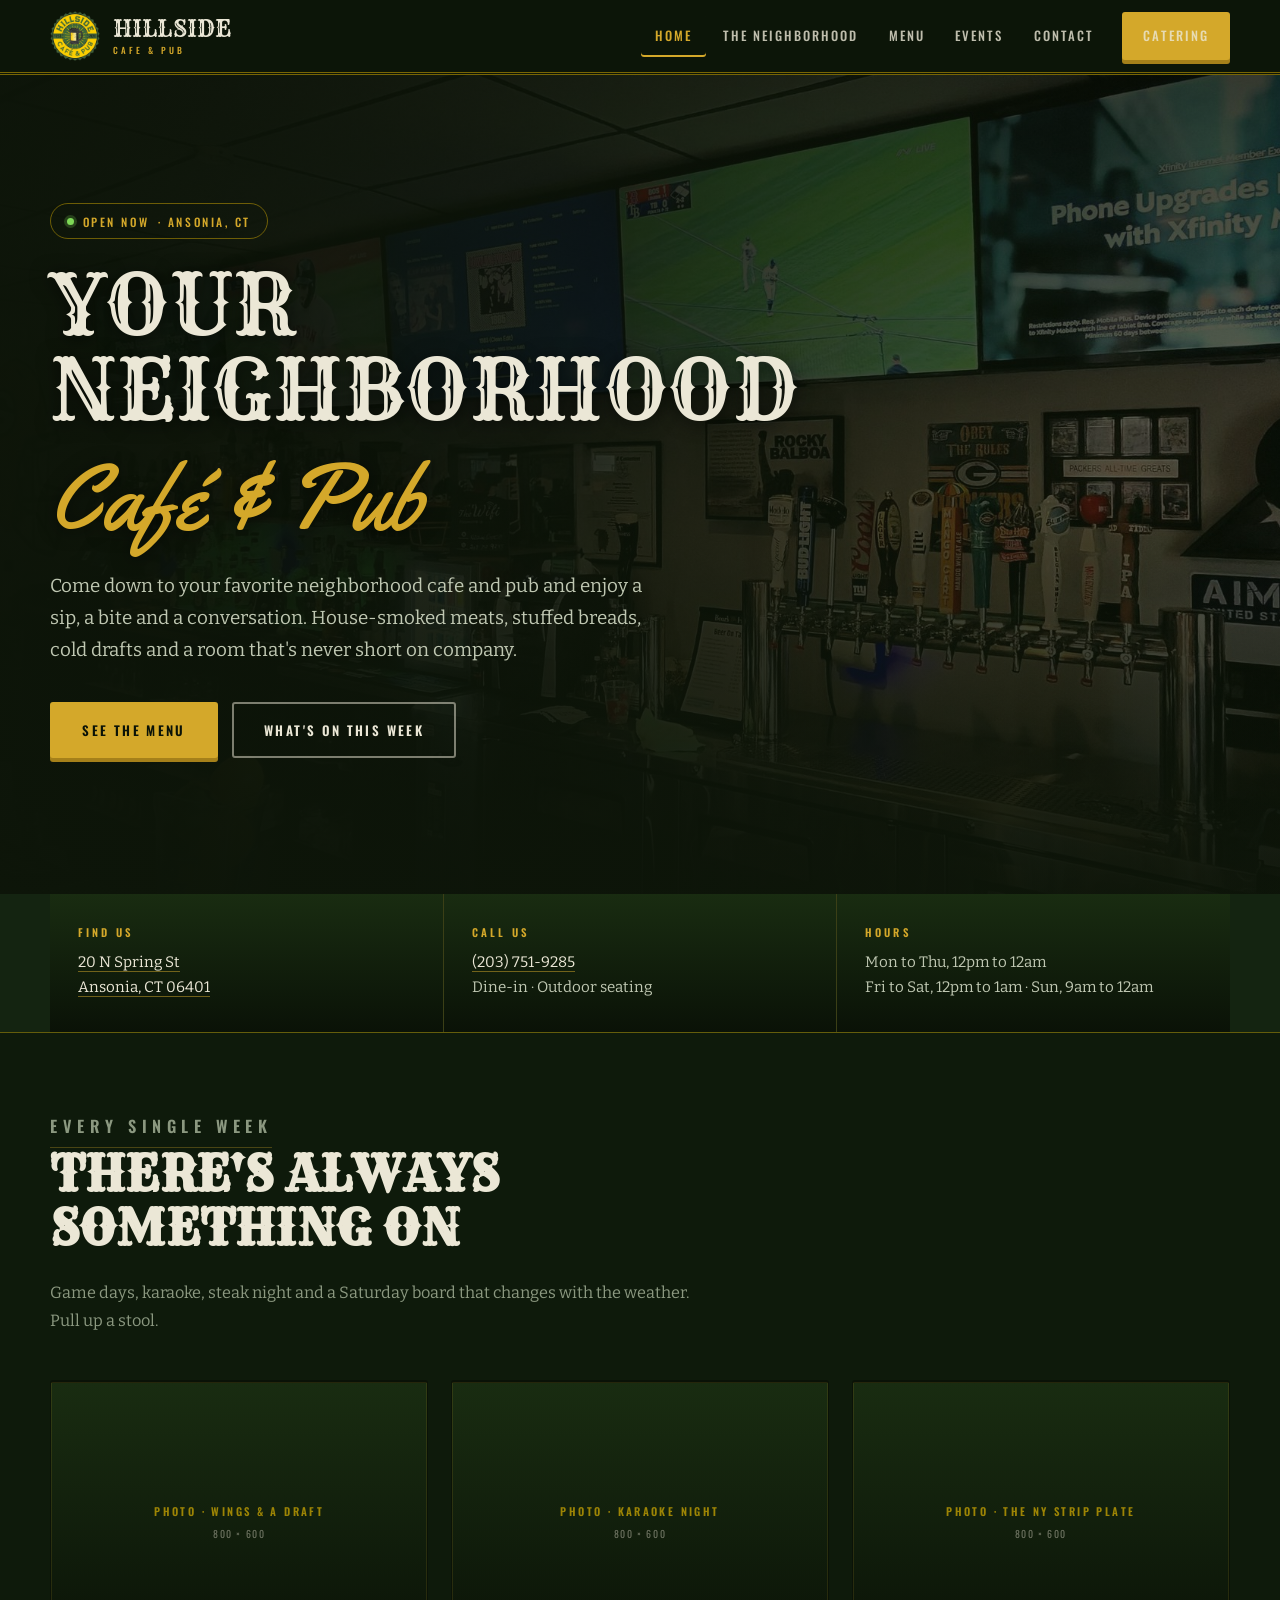
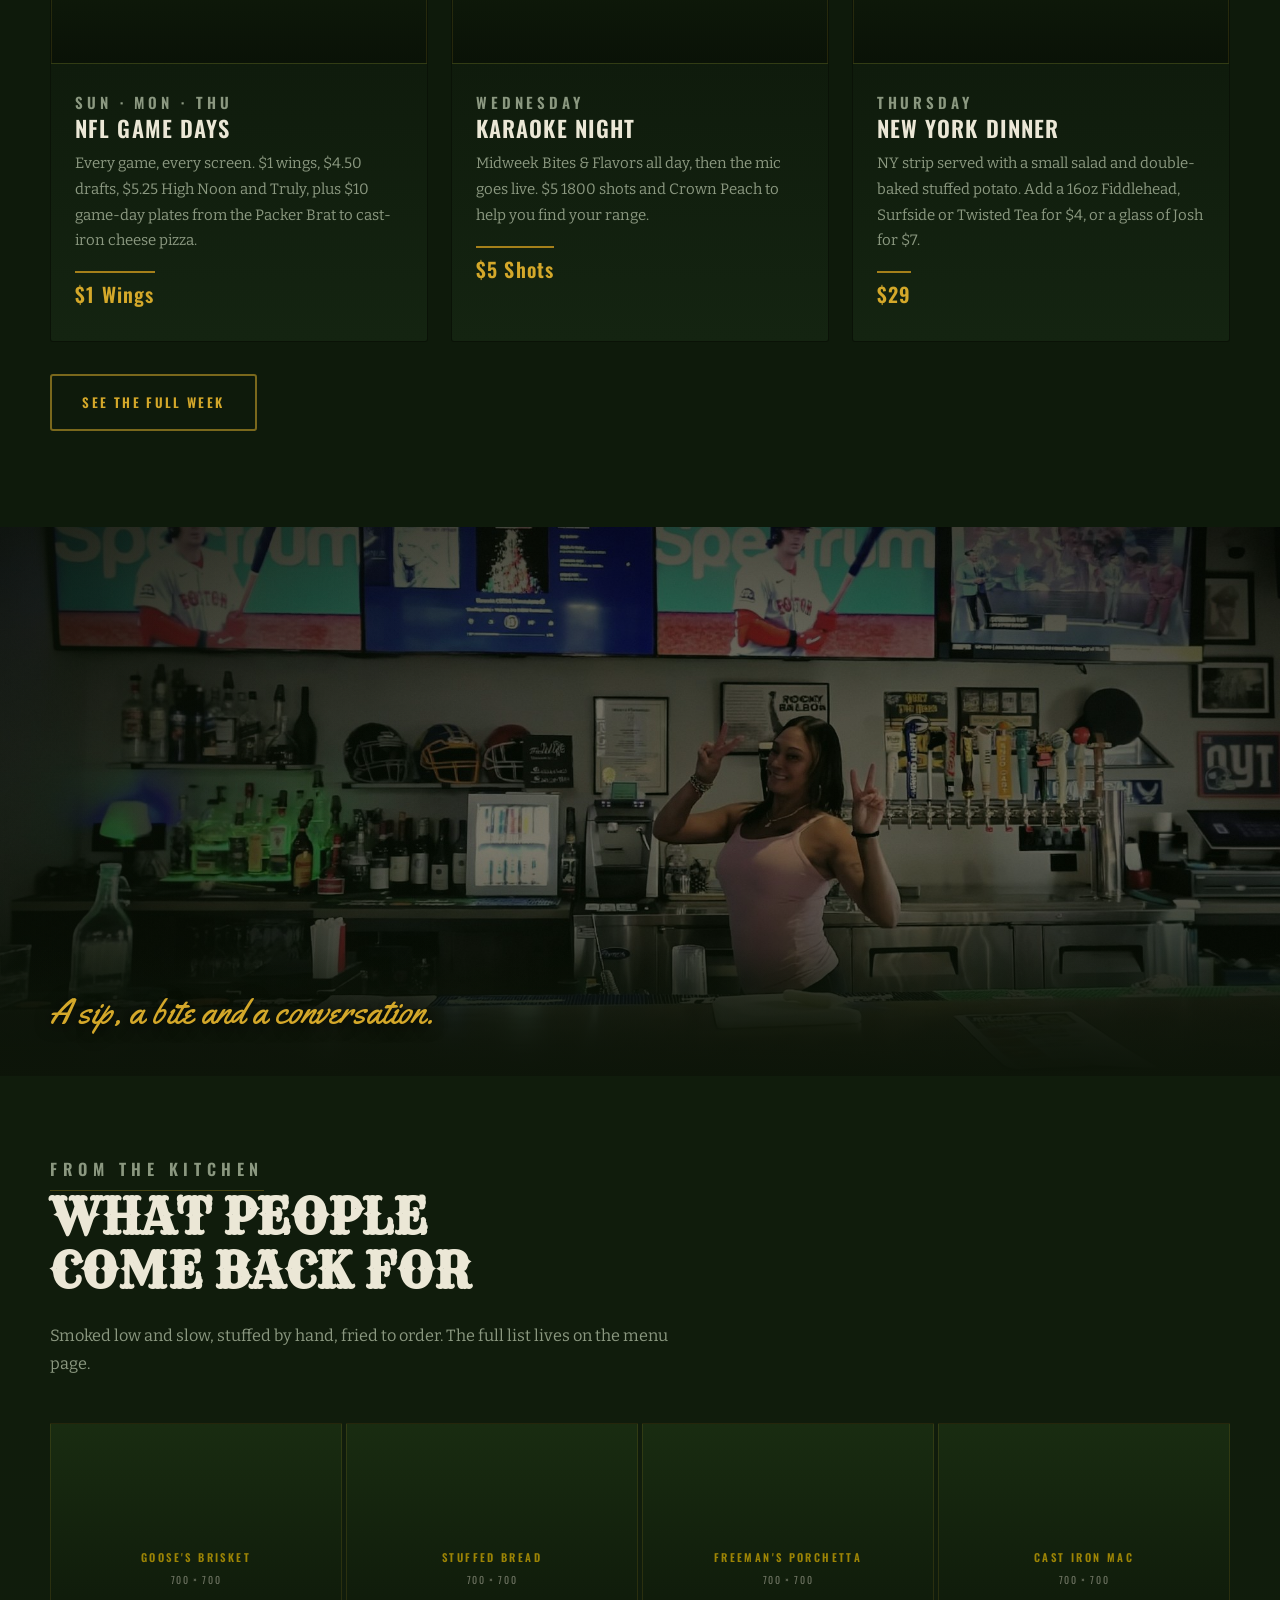
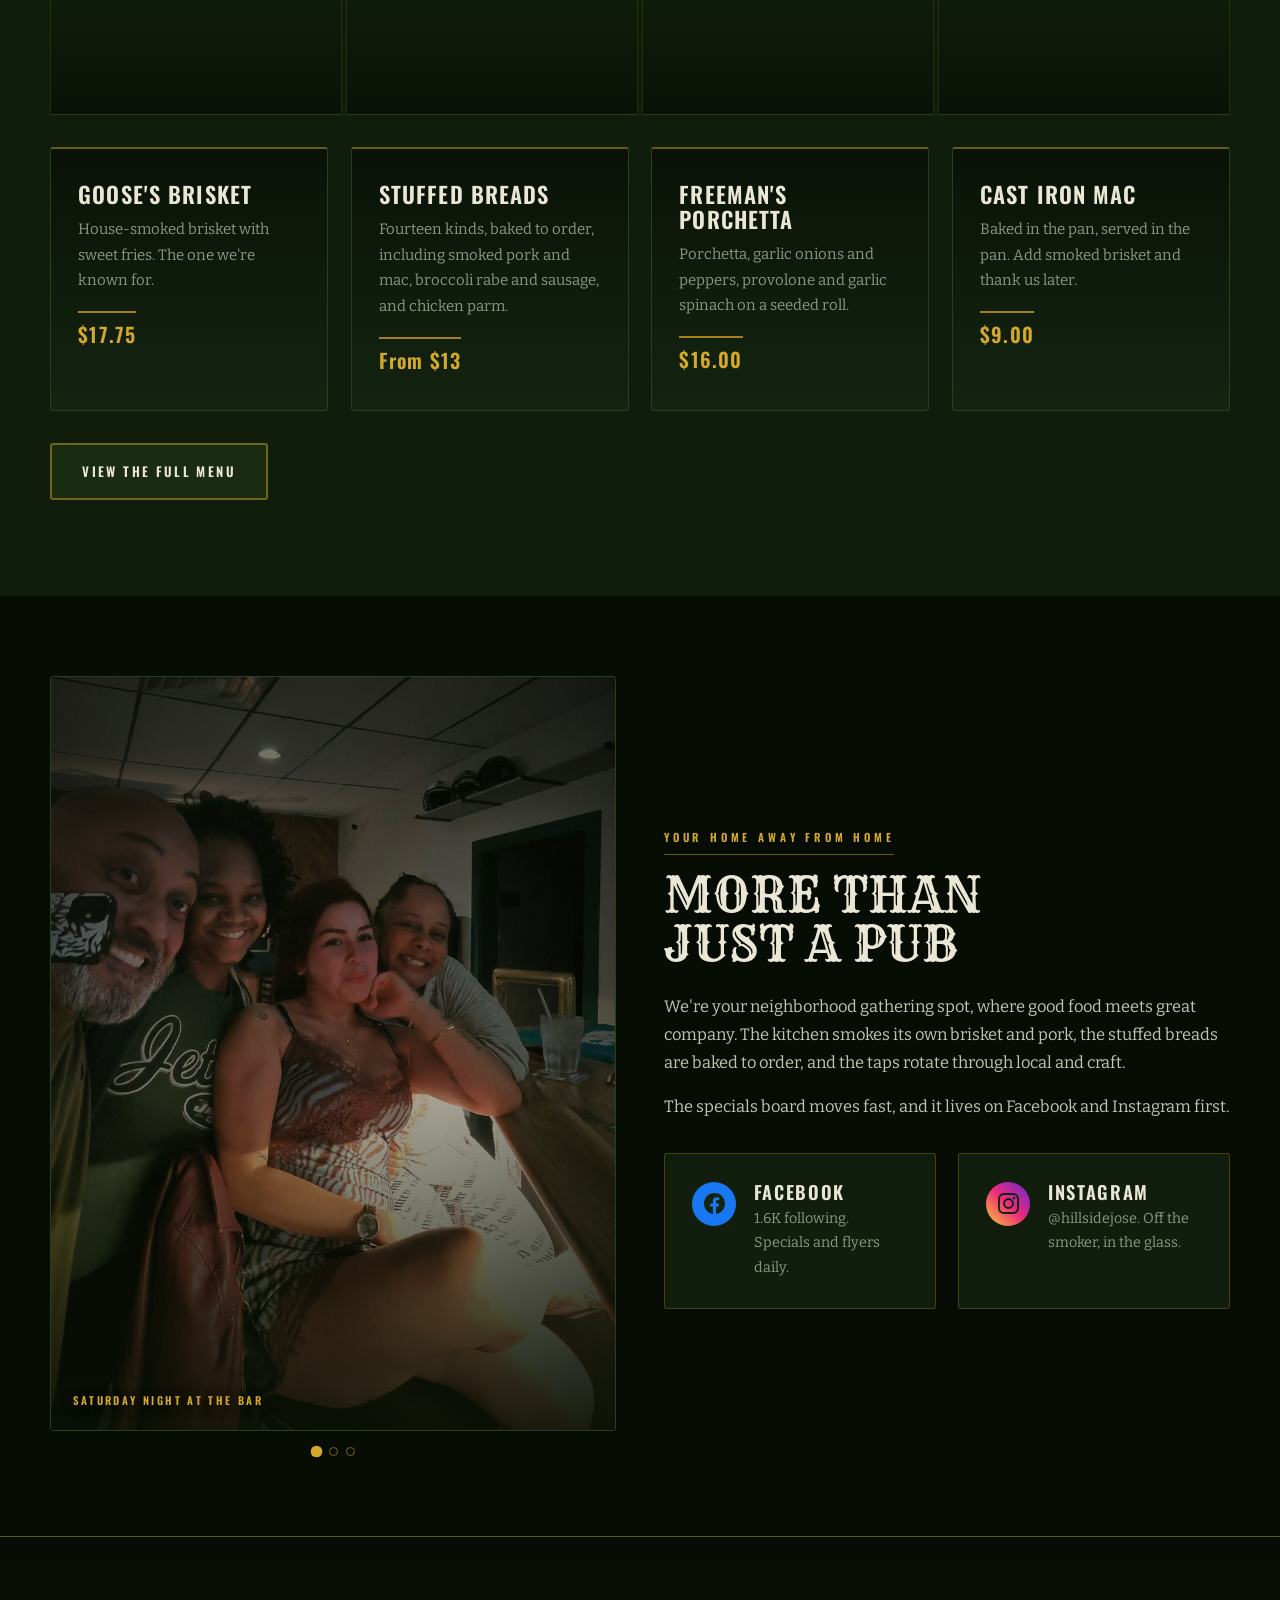
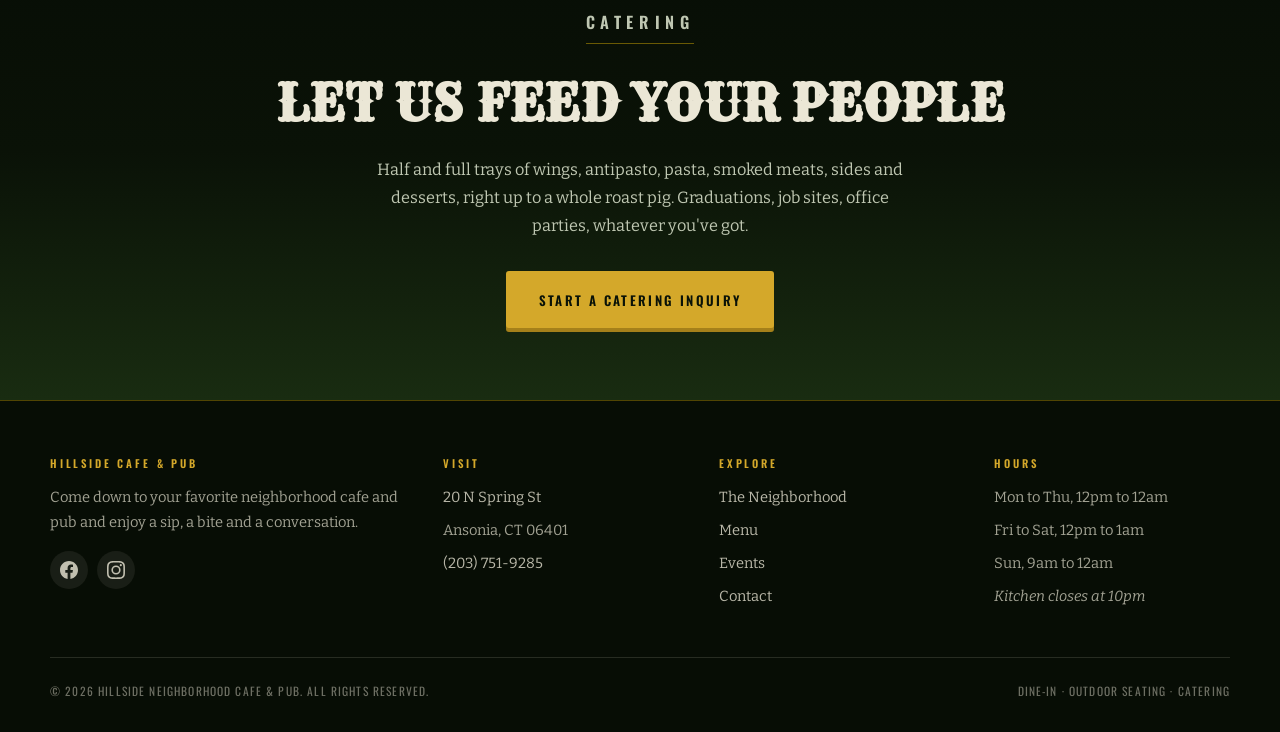
<file: index.html>
<!DOCTYPE html>
<html lang="en">
<head>
<meta charset="utf-8">
<meta name="viewport" content="width=device-width, initial-scale=1">
<title>Hillside Neighborhood Cafe &amp; Pub | Ansonia, CT</title>
<meta name="description" content="Your neighborhood cafe and pub in Ansonia, CT. House-smoked meats, stuffed breads, rotating craft taps, game-day specials and karaoke. Catering available.">
<link rel="canonical" href="https://example.com/">
<meta property="og:type" content="restaurant">
<meta property="og:title" content="Hillside Neighborhood Cafe &amp; Pub | Ansonia, CT">
<meta property="og:description" content="Come down to your favorite neighborhood cafe and pub and enjoy a sip, a bite and a conversation.">
<meta property="og:image" content="assets/img/og-image.jpg">
<link rel="icon" href="assets/img/favicon.png">
<link rel="apple-touch-icon" href="assets/img/apple-touch-icon.png">
<link rel="preconnect" href="https://fonts.googleapis.com">
<link rel="preconnect" href="https://fonts.gstatic.com" crossorigin>
<link href="https://fonts.googleapis.com/css2?family=Bitter:ital,wght@0,400;0,600;0,700;1,400&family=Oswald:wght@400;500;600&family=Rye&family=Yellowtail&display=swap" rel="stylesheet">
<link rel="stylesheet" href="assets/css/style.css">
<script type="application/ld+json">
{
  "@context": "https://schema.org",
  "@type": "Restaurant",
  "name": "Hillside Neighborhood Cafe and Pub",
  "servesCuisine": ["American", "Pub Food", "Barbecue"],
  "priceRange": "$",
  "telephone": "+1-203-751-9285",
  "address": {
    "@type": "PostalAddress",
    "streetAddress": "20 N Spring St",
    "addressLocality": "Ansonia",
    "addressRegion": "CT",
    "postalCode": "06401",
    "addressCountry": "US"
  },
  "sameAs": [
    "https://www.facebook.com/profile.php?id=100072511775450",
    "https://www.instagram.com/hillsidejose/"
  ],
  "openingHoursSpecification": [
    { "@type": "OpeningHoursSpecification", "dayOfWeek": ["Monday","Tuesday","Wednesday","Thursday"], "opens": "12:00", "closes": "00:00" },
    { "@type": "OpeningHoursSpecification", "dayOfWeek": ["Friday","Saturday"], "opens": "12:00", "closes": "01:00" },
    { "@type": "OpeningHoursSpecification", "dayOfWeek": "Sunday", "opens": "09:00", "closes": "00:00" }
  ]
}
</script>
</head>
<body>
<a class="skip-link" href="#main">Skip to content</a>

<!-- ====================== HEADER ====================== -->
<header class="site-header">
  <div class="wrap">
    <nav class="nav" aria-label="Main">
      <a class="brand" href="index.html">
        <img class="brand__crest" src="assets/img/logo.png" alt="Hillside Neighborhood Cafe and Pub" width="50" height="50">
        <span class="brand__text">
          <span class="brand__name">Hillside</span>
          <span class="brand__sub">Cafe &amp; Pub</span>
        </span>
      </a>
      <button class="nav__toggle" type="button" aria-expanded="false" aria-label="Toggle menu">
        <span></span><span></span><span></span>
      </button>
      <ul class="nav__links">
        <li><a href="index.html" aria-current="page">Home</a></li>
        <li><a href="neighborhood.html">The Neighborhood</a></li>
        <li><a href="menu.html">Menu</a></li>
        <li><a href="events.html">Events</a></li>
        <li><a href="contact.html">Contact</a></li>
        <li><a class="btn btn--sun nav__cta" href="contact.html#catering">Catering</a></li>
      </ul>
    </nav>
  </div>
</header>

<main id="main">

<!-- ====================== HERO ====================== -->
<section class="hero hero--tall">
  <div class="hero__photo" aria-hidden="true"></div>
  <div class="hero__inner">
    <div class="wrap">
      <span class="hero__badge" data-open-badge>
        <span class="dot"></span><span data-open-text>Open now</span> &middot; Ansonia, CT
      </span>
      <h1 class="display">Your neighborhood<em>Caf&eacute; &amp; Pub</em></h1>
      <p class="hero__tagline">
        Come down to your favorite neighborhood cafe and pub and enjoy a sip, a bite
        and a conversation. House-smoked meats, stuffed breads, cold drafts and a
        room that's never short on company.
      </p>
      <div class="hero__actions">
        <a class="btn btn--sun" href="menu.html">See the menu</a>
        <a class="btn btn--ghost" href="events.html">What's on this week</a>
      </div>
    </div>
  </div>
</section>

<!-- ====================== INFO STRIP ====================== -->
<section class="infostrip">
  <div class="wrap">
    <div class="infostrip__grid">
      <div class="infostrip__cell">
        <h3>Find us</h3>
        <p><a href="https://maps.google.com/?q=20+N+Spring+St,+Ansonia,+CT+06401" target="_blank" rel="noopener">20 N Spring St<br>Ansonia, CT 06401</a></p>
      </div>
      <div class="infostrip__cell">
        <h3>Call us</h3>
        <p><a href="tel:+12037519285">(203) 751-9285</a><br>Dine-in &middot; Outdoor seating</p>
      </div>
      <div class="infostrip__cell">
        <h3>Hours</h3>
        <p>Mon to Thu, 12pm to 12am<br>Fri to Sat, 12pm to 1am &middot; Sun, 9am to 12am</p>
      </div>
    </div>
  </div>
</section>

<!-- ====================== THIS WEEK (photo cards) ====================== -->
<section class="section">
  <div class="wrap">
    <div class="section__head">
      <p class="eyebrow eyebrow--dark">Every single week</p>
      <h2>There's always something on</h2>
      <p>Game days, karaoke, steak night and a Saturday board that changes with the weather. Pull up a stool.</p>
    </div>

    <div class="cards cards--3">
      <article class="card card--photo">
        <figure class="ph ph--4x3">
          <!-- Replace with: <img src="assets/img/wings.jpg" alt="Wings and a draft on the bar"> -->
          <span>Photo &middot; Wings &amp; a draft<small>800 &times; 600</small></span>
        </figure>
        <div class="card__body">
          <p class="card__day">Sun &middot; Mon &middot; Thu</p>
          <h3>NFL Game Days</h3>
          <p>Every game, every screen. $1 wings, $4.50 drafts, $5.25 High Noon and Truly, plus $10 game-day plates from the Packer Brat to cast-iron cheese pizza.</p>
          <span class="card__price">$1 Wings</span>
        </div>
      </article>

      <article class="card card--photo">
        <figure class="ph ph--4x3">
          <!-- Replace with: <img src="assets/img/karaoke.jpg" alt="Karaoke night at the Hillside"> -->
          <span>Photo &middot; Karaoke night<small>800 &times; 600</small></span>
        </figure>
        <div class="card__body">
          <p class="card__day">Wednesday</p>
          <h3>Karaoke Night</h3>
          <p>Midweek Bites &amp; Flavors all day, then the mic goes live. $5 1800 shots and Crown Peach to help you find your range.</p>
          <span class="card__price">$5 Shots</span>
        </div>
      </article>

      <article class="card card--photo">
        <figure class="ph ph--4x3">
          <!-- Replace with: <img src="assets/img/steak.jpg" alt="The New York strip dinner"> -->
          <span>Photo &middot; The NY strip plate<small>800 &times; 600</small></span>
        </figure>
        <div class="card__body">
          <p class="card__day">Thursday</p>
          <h3>New York Dinner</h3>
          <p>NY strip served with a small salad and double-baked stuffed potato. Add a 16oz Fiddlehead, Surfside or Twisted Tea for $4, or a glass of Josh for $7.</p>
          <span class="card__price">$29</span>
        </div>
      </article>
    </div>

    <p class="mt-2"><a class="btn btn--ghost-dark" href="events.html">See the full week</a></p>
  </div>
</section>

<!-- ====================== FULL-BLEED PHOTO BAND ====================== -->
<section class="photoband">
  <figure class="ph ph--wide">
    <img src="assets/img/room.jpg" alt="Behind the bar at the Hillside on a busy afternoon">
  </figure>
  <div class="photoband__caption">
    <div class="wrap"><p>A sip, a bite and a conversation.</p></div>
  </div>
</section>

<!-- ====================== MENU TEASER ====================== -->
<section class="section section--cream">
  <div class="wrap">
    <div class="section__head">
      <p class="eyebrow eyebrow--dark">From the kitchen</p>
      <h2>What people come back for</h2>
      <p>Smoked low and slow, stuffed by hand, fried to order. The full list lives on the menu page.</p>
    </div>

    <div class="photostrip">
      <figure class="ph ph--1x1">
        <!-- <img src="assets/img/brisket.jpg" alt="Goose's smoked brisket"> -->
        <span>Goose's Brisket<small>700 &times; 700</small></span>
      </figure>
      <figure class="ph ph--1x1">
        <!-- <img src="assets/img/stuffed-bread.jpg" alt="Stuffed bread, sliced"> -->
        <span>Stuffed Bread<small>700 &times; 700</small></span>
      </figure>
      <figure class="ph ph--1x1">
        <!-- <img src="assets/img/porchetta.jpg" alt="Freeman's porchetta sandwich"> -->
        <span>Freeman's Porchetta<small>700 &times; 700</small></span>
      </figure>
      <figure class="ph ph--1x1">
        <!-- <img src="assets/img/mac.jpg" alt="Cast iron mac and cheese"> -->
        <span>Cast Iron Mac<small>700 &times; 700</small></span>
      </figure>
    </div>

    <div class="cards cards--4 mt-2">
      <article class="card">
        <h3>Goose's Brisket</h3>
        <p>House-smoked brisket with sweet fries. The one we're known for.</p>
        <span class="card__price">$17.75</span>
      </article>
      <article class="card">
        <h3>Stuffed Breads</h3>
        <p>Fourteen kinds, baked to order, including smoked pork and mac, broccoli rabe and sausage, and chicken parm.</p>
        <span class="card__price">From $13</span>
      </article>
      <article class="card">
        <h3>Freeman's Porchetta</h3>
        <p>Porchetta, garlic onions and peppers, provolone and garlic spinach on a seeded roll.</p>
        <span class="card__price">$16.00</span>
      </article>
      <article class="card">
        <h3>Cast Iron Mac</h3>
        <p>Baked in the pan, served in the pan. Add smoked brisket and thank us later.</p>
        <span class="card__price">$9.00</span>
      </article>
    </div>

    <p class="mt-2"><a class="btn btn--forest" href="menu.html">View the full menu</a></p>
  </div>
</section>

<!-- ====================== STORY (photo + text) ====================== -->
<section class="section section--dark">
  <div class="wrap">
    <div class="split">
      <div class="regulars" data-regulars>
        <div class="regulars__frame">
          <figure class="regulars__slide is-active" data-caption="Saturday night at the bar">
            <img src="assets/img/regular-1.jpg" alt="Four regulars together at the Hillside bar">
          </figure>
          <figure class="regulars__slide" data-caption="Behind the bar">
            <img src="assets/img/regular-2.jpg" alt="Bartender behind the bar at the Hillside" loading="lazy">
          </figure>
          <figure class="regulars__slide" data-caption="Karaoke Wednesday">
            <img src="assets/img/regular-3.jpg" alt="A regular laughing during karaoke night" loading="lazy">
          </figure>
          <p class="regulars__cap" data-regulars-cap>Saturday night at the bar</p>
        </div>
        <div class="regulars__dots" data-regulars-dots></div>
      </div>
      <div>
        <p class="eyebrow">Your home away from home</p>
        <h2 class="display" style="font-size:clamp(1.9rem,4.4vw,3rem)">More than just a pub</h2>
        <p>We're your neighborhood gathering spot, where good food meets great company. The kitchen smokes its own brisket and pork, the stuffed breads are baked to order, and the taps rotate through local and craft.</p>
        <p>The specials board moves fast, and it lives on Facebook and Instagram first.</p>
        <div class="social-grid" style="margin-top:2rem">
          <a class="social-card card--dark" href="https://www.facebook.com/profile.php?id=100072511775450" target="_blank" rel="noopener">
            <span class="social-card__icon icon-fb"><svg viewBox="0 0 24 24" aria-hidden="true"><path d="M24 12.07C24 5.4 18.63 0 12 0S0 5.4 0 12.07C0 18.1 4.39 23.1 10.13 24v-8.44H7.08v-3.49h3.05V9.41c0-3.02 1.79-4.69 4.53-4.69 1.31 0 2.68.24 2.68.24v2.97h-1.51c-1.49 0-1.96.93-1.96 1.89v2.25h3.33l-.53 3.49h-2.8V24C19.61 23.1 24 18.1 24 12.07z"/></svg></span>
            <span><h3>Facebook</h3><p>1.6K following. Specials and flyers daily.</p></span>
          </a>
          <a class="social-card card--dark" href="https://www.instagram.com/hillsidejose/" target="_blank" rel="noopener">
            <span class="social-card__icon icon-ig"><svg viewBox="0 0 24 24" aria-hidden="true"><path d="M12 2.16c3.2 0 3.58.01 4.85.07 1.17.05 1.8.25 2.23.41.56.22.96.48 1.38.9.42.42.68.82.9 1.38.16.42.36 1.06.41 2.23.06 1.27.07 1.65.07 4.85s-.01 3.58-.07 4.85c-.05 1.17-.25 1.8-.41 2.23-.22.56-.48.96-.9 1.38-.42.42-.82.68-1.38.9-.42.16-1.06.36-2.23.41-1.27.06-1.65.07-4.85.07s-3.58-.01-4.85-.07c-1.17-.05-1.8-.25-2.23-.41-.56-.22-.96-.48-1.38-.9-.42-.42-.68-.82-.9-1.38-.16-.42-.36-1.06-.41-2.23C2.17 15.58 2.16 15.2 2.16 12s.01-3.58.07-4.85c.05-1.17.25-1.8.41-2.23.22-.56.48-.96.9-1.38.42-.42.82-.68 1.38-.9.42-.16 1.06-.36 2.23-.41C8.42 2.17 8.8 2.16 12 2.16zM12 0C8.74 0 8.33.01 7.05.07 5.78.13 4.9.33 4.14.63c-.79.3-1.46.71-2.13 1.38C1.34 2.68.93 3.35.63 4.14.33 4.9.13 5.78.07 7.05.01 8.33 0 8.74 0 12s.01 3.67.07 4.95c.06 1.27.26 2.15.56 2.91.3.79.71 1.46 1.38 2.13.67.67 1.34 1.08 2.13 1.38.76.3 1.64.5 2.91.56C8.33 23.99 8.74 24 12 24s3.67-.01 4.95-.07c1.27-.06 2.15-.26 2.91-.56.79-.3 1.46-.71 2.13-1.38.67-.67 1.08-1.34 1.38-2.13.3-.76.5-1.64.56-2.91.06-1.28.07-1.69.07-4.95s-.01-3.67-.07-4.95c-.06-1.27-.26-2.15-.56-2.91-.3-.79-.71-1.46-1.38-2.13C21.32 1.34 20.65.93 19.86.63c-.76-.3-1.64-.5-2.91-.56C15.67.01 15.26 0 12 0zm0 5.84a6.16 6.16 0 100 12.32A6.16 6.16 0 0012 5.84zm0 10.16a4 4 0 110-8 4 4 0 010 8zm7.85-10.4a1.44 1.44 0 11-2.88 0 1.44 1.44 0 012.88 0z"/></svg></span>
            <span><h3>Instagram</h3><p>@hillsidejose. Off the smoker, in the glass.</p></span>
          </a>
        </div>
      </div>
    </div>
  </div>
</section>

<!-- ====================== CATERING CTA ====================== -->
<section class="cta-band">
  <div class="wrap">
    <p class="eyebrow">Catering</p>
    <h2>Let us feed your people</h2>
    <p>Half and full trays of wings, antipasto, pasta, smoked meats, sides and desserts, right up to a whole roast pig. Graduations, job sites, office parties, whatever you've got.</p>
    <a class="btn btn--sun" href="contact.html#catering">Start a catering inquiry</a>
  </div>
</section>

</main>

<!-- ====================== FOOTER ====================== -->
<footer class="site-footer">
  <div class="wrap">
    <div class="footer__grid">
      <div>
        <h4>Hillside Cafe &amp; Pub</h4>
        <p>Come down to your favorite neighborhood cafe and pub and enjoy a sip, a bite and a conversation.</p>
        <div class="footer__social">
          <a href="https://www.facebook.com/profile.php?id=100072511775450" target="_blank" rel="noopener" aria-label="Facebook"><svg viewBox="0 0 24 24" aria-hidden="true"><path d="M24 12.07C24 5.4 18.63 0 12 0S0 5.4 0 12.07C0 18.1 4.39 23.1 10.13 24v-8.44H7.08v-3.49h3.05V9.41c0-3.02 1.79-4.69 4.53-4.69 1.31 0 2.68.24 2.68.24v2.97h-1.51c-1.49 0-1.96.93-1.96 1.89v2.25h3.33l-.53 3.49h-2.8V24C19.61 23.1 24 18.1 24 12.07z"/></svg></a>
          <a href="https://www.instagram.com/hillsidejose/" target="_blank" rel="noopener" aria-label="Instagram"><svg viewBox="0 0 24 24" aria-hidden="true"><path d="M12 2.16c3.2 0 3.58.01 4.85.07 1.17.05 1.8.25 2.23.41.56.22.96.48 1.38.9.42.42.68.82.9 1.38.16.42.36 1.06.41 2.23.06 1.27.07 1.65.07 4.85s-.01 3.58-.07 4.85c-.05 1.17-.25 1.8-.41 2.23-.22.56-.48.96-.9 1.38-.42.42-.82.68-1.38.9-.42.16-1.06.36-2.23.41-1.27.06-1.65.07-4.85.07s-3.58-.01-4.85-.07c-1.17-.05-1.8-.25-2.23-.41-.56-.22-.96-.48-1.38-.9-.42-.42-.68-.82-.9-1.38-.16-.42-.36-1.06-.41-2.23C2.17 15.58 2.16 15.2 2.16 12s.01-3.58.07-4.85c.05-1.17.25-1.8.41-2.23.22-.56.48-.96.9-1.38.42-.42.82-.68 1.38-.9.42-.16 1.06-.36 2.23-.41C8.42 2.17 8.8 2.16 12 2.16zM12 0C8.74 0 8.33.01 7.05.07 5.78.13 4.9.33 4.14.63c-.79.3-1.46.71-2.13 1.38C1.34 2.68.93 3.35.63 4.14.33 4.9.13 5.78.07 7.05.01 8.33 0 8.74 0 12s.01 3.67.07 4.95c.06 1.27.26 2.15.56 2.91.3.79.71 1.46 1.38 2.13.67.67 1.34 1.08 2.13 1.38.76.3 1.64.5 2.91.56C8.33 23.99 8.74 24 12 24s3.67-.01 4.95-.07c1.27-.06 2.15-.26 2.91-.56.79-.3 1.46-.71 2.13-1.38.67-.67 1.08-1.34 1.38-2.13.3-.76.5-1.64.56-2.91.06-1.28.07-1.69.07-4.95s-.01-3.67-.07-4.95c-.06-1.27-.26-2.15-.56-2.91-.3-.79-.71-1.46-1.38-2.13C21.32 1.34 20.65.93 19.86.63c-.76-.3-1.64-.5-2.91-.56C15.67.01 15.26 0 12 0zm0 5.84a6.16 6.16 0 100 12.32A6.16 6.16 0 0012 5.84zm0 10.16a4 4 0 110-8 4 4 0 010 8zm7.85-10.4a1.44 1.44 0 11-2.88 0 1.44 1.44 0 012.88 0z"/></svg></a>
        </div>
      </div>
      <div>
        <h4>Visit</h4>
        <ul>
          <li><a href="https://maps.google.com/?q=20+N+Spring+St,+Ansonia,+CT+06401" target="_blank" rel="noopener">20 N Spring St</a></li>
          <li>Ansonia, CT 06401</li>
          <li><a href="tel:+12037519285">(203) 751-9285</a></li>
        </ul>
      </div>
      <div>
        <h4>Explore</h4>
        <ul>
          <li><a href="neighborhood.html">The Neighborhood</a></li>
          <li><a href="menu.html">Menu</a></li>
          <li><a href="events.html">Events</a></li>
          <li><a href="contact.html">Contact</a></li>
        </ul>
      </div>
      <div>
        <h4>Hours</h4>
        <ul>
          <li>Mon to Thu, 12pm to 12am</li>
          <li>Fri to Sat, 12pm to 1am</li>
          <li>Sun, 9am to 12am</li>
          <li><em>Kitchen closes at 10pm</em></li>
        </ul>
      </div>
    </div>
    <div class="footer__bottom">
      <span>&copy; <span data-year>2026</span> Hillside Neighborhood Cafe &amp; Pub. All rights reserved.</span>
      <span>Dine-in &middot; Outdoor seating &middot; Catering</span>
    </div>
  </div>
</footer>

<script src="assets/js/main.js"></script>
</body>
</html>
</file>
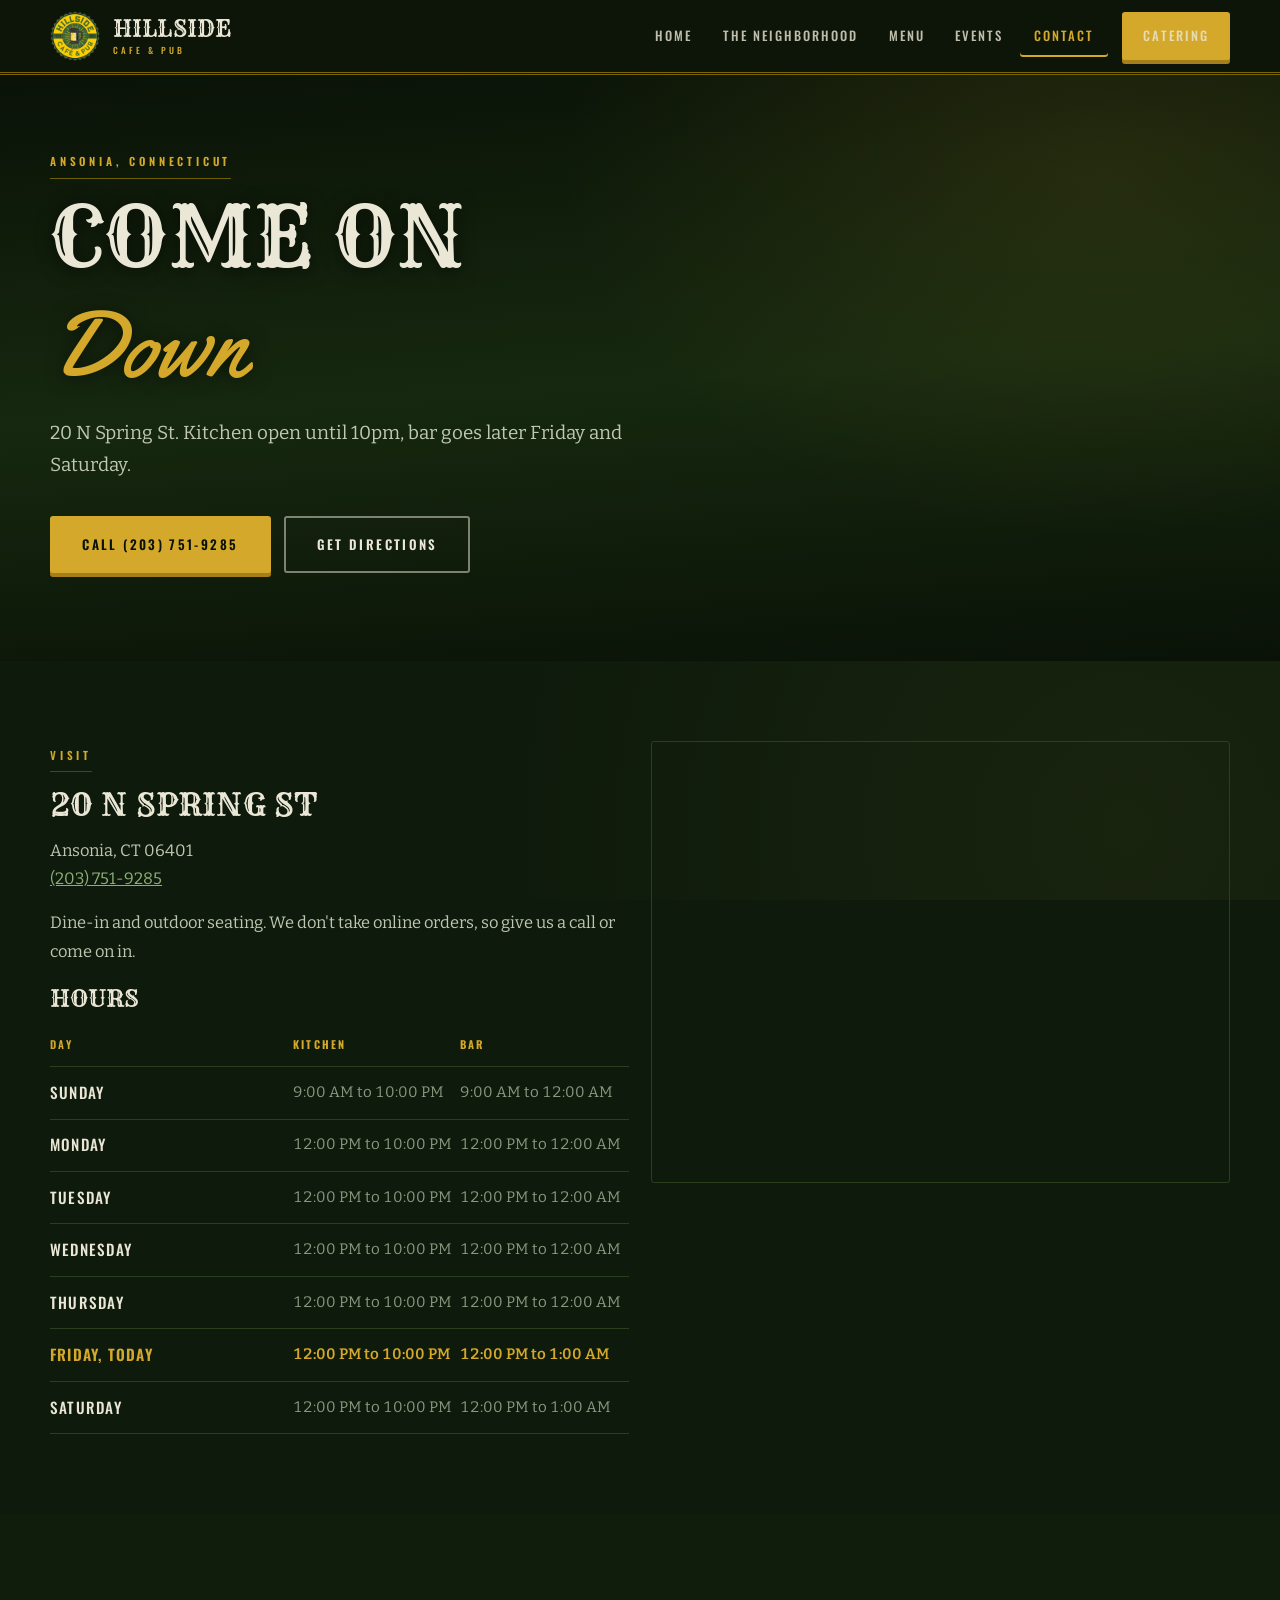
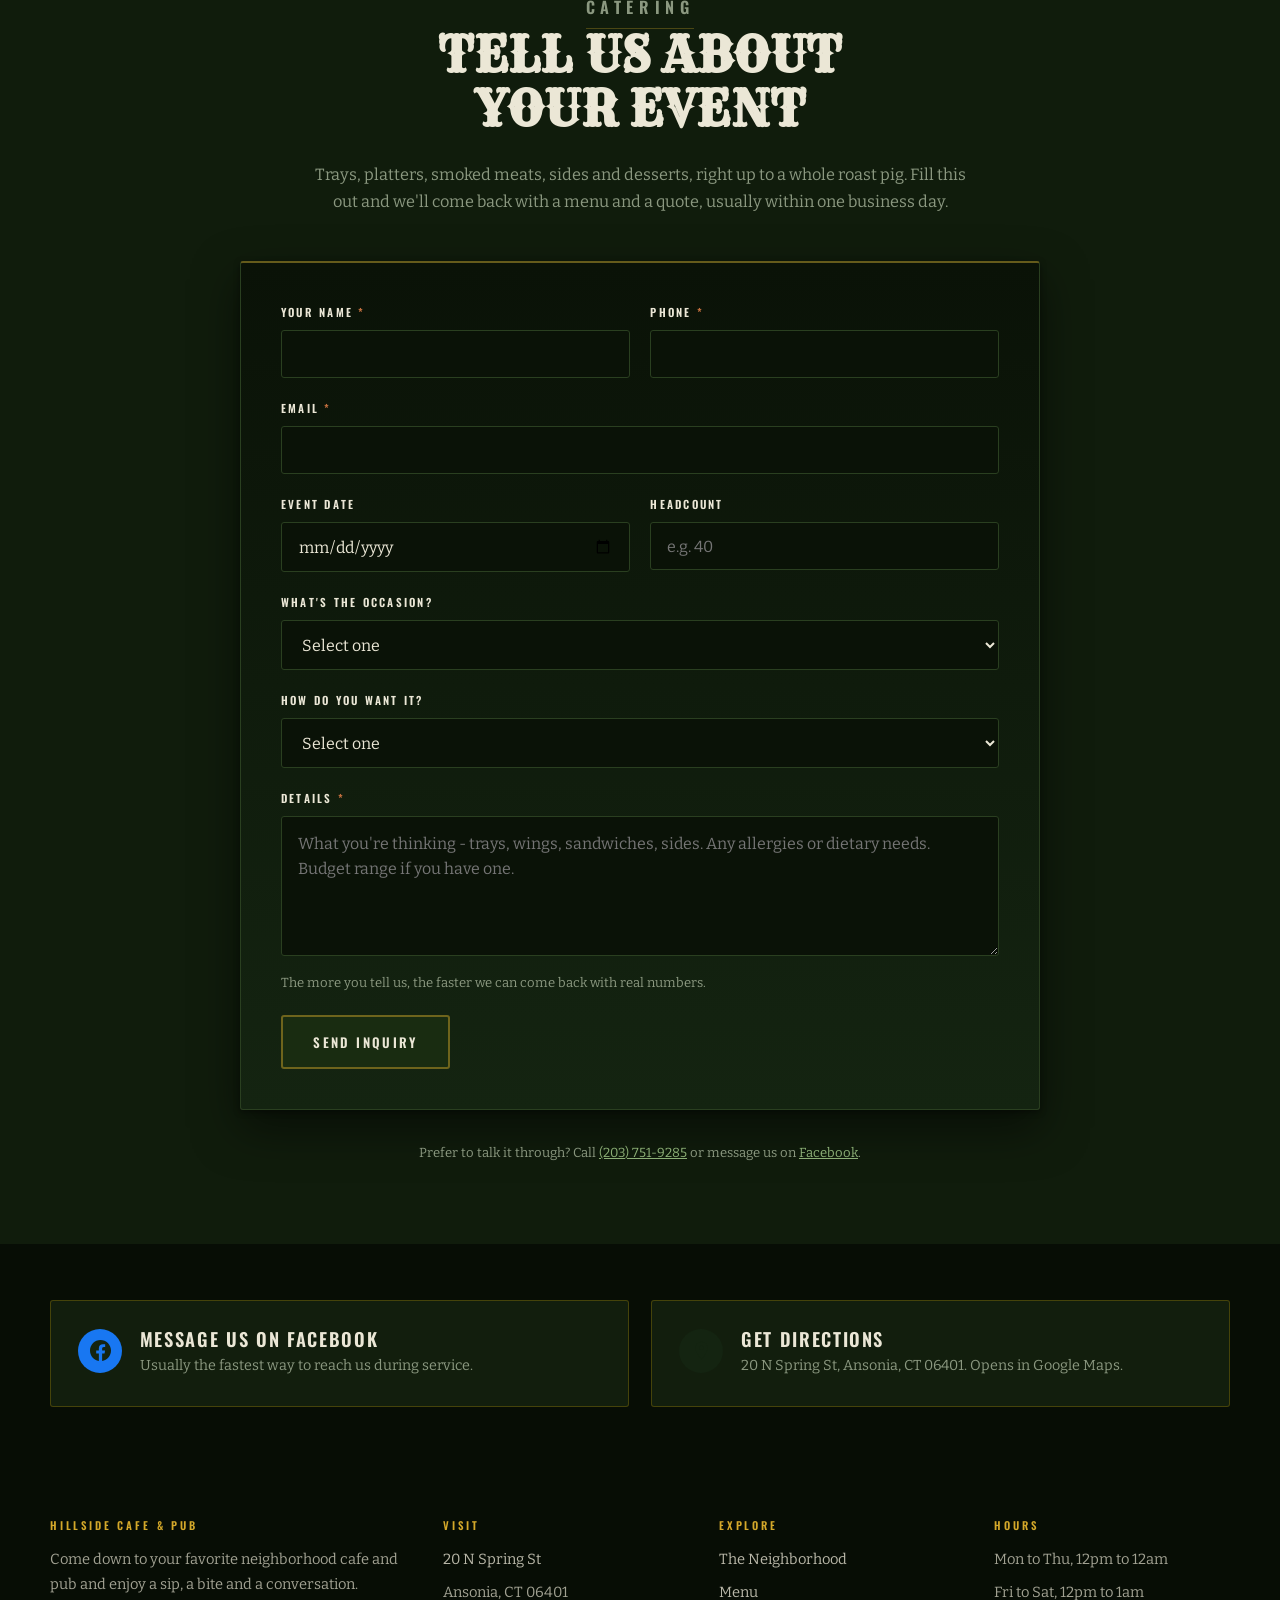
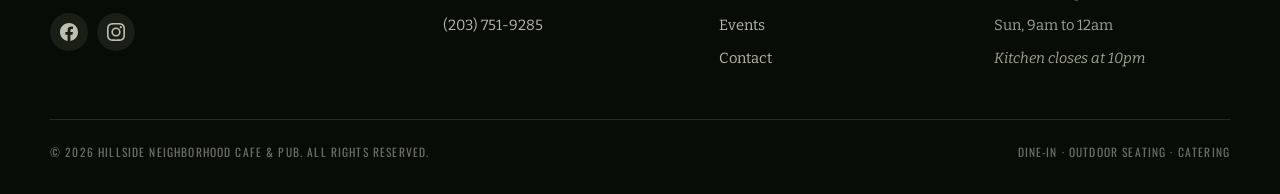
<file: contact.html>
<!DOCTYPE html>
<html lang="en">
<head>
<meta charset="utf-8">
<meta name="viewport" content="width=device-width, initial-scale=1">
<title>Contact &amp; Catering | Hillside Neighborhood Cafe &amp; Pub</title>
<meta name="description" content="Hours, directions and catering inquiries for Hillside Neighborhood Cafe and Pub, 20 N Spring St, Ansonia, CT. Call (203) 751-9285.">
<meta property="og:title" content="Contact &amp; Catering | Hillside Neighborhood Cafe &amp; Pub">
<meta property="og:description" content="Hours, directions and catering inquiries for Hillside Neighborhood Cafe and Pub, 20 N Spring St, Ansonia, CT. Call (203) 751-9285.">
<meta property="og:image" content="assets/img/og-image.jpg">
<link rel="icon" href="assets/img/favicon.png">
<link rel="apple-touch-icon" href="assets/img/apple-touch-icon.png">
<link rel="preconnect" href="https://fonts.googleapis.com">
<link rel="preconnect" href="https://fonts.gstatic.com" crossorigin>
<link href="https://fonts.googleapis.com/css2?family=Bitter:ital,wght@0,400;0,600;0,700;1,400&family=Oswald:wght@400;500;600&family=Rye&family=Yellowtail&display=swap" rel="stylesheet">
<link rel="stylesheet" href="assets/css/style.css">
</head>
<body>
<a class="skip-link" href="#main">Skip to content</a>

<!-- ====================== HEADER ====================== -->
<header class="site-header">
  <div class="wrap">
    <nav class="nav" aria-label="Main">
      <a class="brand" href="index.html">
        <img class="brand__crest" src="assets/img/logo.png" alt="Hillside Neighborhood Cafe and Pub" width="50" height="50">
        <span class="brand__text">
          <span class="brand__name">Hillside</span>
          <span class="brand__sub">Cafe &amp; Pub</span>
        </span>
      </a>
      <button class="nav__toggle" type="button" aria-expanded="false" aria-label="Toggle menu">
        <span></span><span></span><span></span>
      </button>
      <ul class="nav__links">
        <li><a href="index.html">Home</a></li>
        <li><a href="neighborhood.html">The Neighborhood</a></li>
        <li><a href="menu.html">Menu</a></li>
        <li><a href="events.html">Events</a></li>
        <li><a href="contact.html" aria-current="page">Contact</a></li>
        <li><a class="btn btn--sun nav__cta" href="contact.html#catering">Catering</a></li>
      </ul>
    </nav>
  </div>
</header>

<main id="main">
<section class="hero hero--page">
  <div class="hero__inner">
    <div class="wrap">
      <p class="eyebrow">Ansonia, Connecticut</p>
      <h1 class="display">Come on<em>Down</em></h1>
      <p class="hero__tagline">20 N Spring St. Kitchen open until 10pm, bar goes later Friday and Saturday.</p>
      <div class="hero__actions"><a class="btn btn--sun" href="tel:+12037519285">Call (203) 751-9285</a><a class="btn btn--ghost" href="https://maps.google.com/?q=20+N+Spring+St,+Ansonia,+CT+06401" target="_blank" rel="noopener">Get directions</a></div>
    </div>
  </div>
</section>

<section class="section">
  <div class="wrap">
    <div class="cards cards--2" style="align-items:start">
      <div class="stack">
        <div>
          <p class="eyebrow eyebrow--dark">Visit</p>
          <h2 class="display" style="font-size:2rem">20 N Spring St</h2>
          <p>Ansonia, CT 06401<br>
             <a href="tel:+12037519285">(203) 751-9285</a></p>
          <p>Dine-in and outdoor seating. We don't take online orders, so give us a call or come on in.</p>
        </div>
        <div>
          <h3 class="display" style="font-size:1.5rem">Hours</h3>
          <table class="hours">
            <thead>
              <tr><th>Day</th><td><strong>Kitchen</strong></td><td><strong>Bar</strong></td></tr>
            </thead>
            <tbody data-hours-table>
              <tr><th>Sunday</th><td>9:00 AM to 10:00 PM</td><td>9:00 AM to 12:00 AM</td></tr>
              <tr><th>Monday to Thursday</th><td>12:00 PM to 10:00 PM</td><td>12:00 PM to 12:00 AM</td></tr>
              <tr><th>Friday to Saturday</th><td>12:00 PM to 10:00 PM</td><td>12:00 PM to 1:00 AM</td></tr>
            </tbody>
          </table>
        </div>
      </div>

      <div class="map-embed">
        <iframe
          title="Map to Hillside Neighborhood Cafe and Pub"
          src="https://www.google.com/maps?q=20%20N%20Spring%20St,%20Ansonia,%20CT%2006401&output=embed"
          loading="lazy" referrerpolicy="no-referrer-when-downgrade" allowfullscreen></iframe>
      </div>
    </div>
  </div>
</section>

<!-- ============ CATERING FORM ============ -->
<section class="section section--cream" id="catering">
  <div class="wrap-narrow">
    <div class="section__head section__head--center">
      <p class="eyebrow eyebrow--dark">Catering</p>
      <h2>Tell us about your event</h2>
      <p>Trays, platters, smoked meats, sides and desserts, right up to a whole roast pig. Fill this out and we'll come back with a menu and a quote, usually within one business day.</p>
    </div>

    <div class="form-card">
      <!-- ============================================================
           TO TURN THIS FORM ON:
           1. Go to formspree.io and create a free account.
           2. Create a new form. Formspree gives you an endpoint that
              looks like: https://formspree.io/f/abcdwxyz
           3. Replace YOUR_FORM_ID below with your real form ID.
           4. Commit and push. Submissions land in your Formspree inbox
              and get forwarded to whatever email you set there.
           ============================================================ -->
      <form action="https://formspree.io/f/YOUR_FORM_ID" method="POST" data-ajax-form novalidate>

        <input type="hidden" name="_subject" value="New catering inquiry - Hillside Cafe &amp; Pub">
        <input class="honeypot" type="text" name="_gotcha" tabindex="-1" autocomplete="off" aria-hidden="true">

        <div class="field-row">
          <div class="field">
            <label for="name">Your name <span class="req">*</span></label>
            <input id="name" name="name" type="text" required autocomplete="name">
          </div>
          <div class="field">
            <label for="phone">Phone <span class="req">*</span></label>
            <input id="phone" name="phone" type="tel" required autocomplete="tel">
          </div>
        </div>

        <div class="field">
          <label for="email">Email <span class="req">*</span></label>
          <input id="email" name="email" type="email" required autocomplete="email">
        </div>

        <div class="field-row">
          <div class="field">
            <label for="event_date">Event date</label>
            <input id="event_date" name="event_date" type="date">
          </div>
          <div class="field">
            <label for="guests">Headcount</label>
            <input id="guests" name="guests" type="number" min="1" placeholder="e.g. 40">
          </div>
        </div>

        <div class="field">
          <label for="event_type">What's the occasion?</label>
          <select id="event_type" name="event_type">
            <option value="">Select one</option>
            <option>Birthday or anniversary</option>
            <option>Graduation</option>
            <option>Office or work party</option>
            <option>Job site / crew lunch</option>
            <option>Wedding or shower</option>
            <option>Memorial or repast</option>
            <option>Holiday party</option>
            <option>Whole roast pig</option>
            <option>Something else</option>
          </select>
        </div>

        <div class="field">
          <label for="service">How do you want it?</label>
          <select id="service" name="service">
            <option value="">Select one</option>
            <option>Pickup at the pub</option>
            <option>Drop-off delivery</option>
            <option>Here at the Hillside</option>
            <option>Not sure yet</option>
          </select>
        </div>

        <div class="field">
          <label for="message">Details <span class="req">*</span></label>
          <textarea id="message" name="message" required placeholder="What you're thinking - trays, wings, sandwiches, sides. Any allergies or dietary needs. Budget range if you have one."></textarea>
          <p class="field__hint">The more you tell us, the faster we can come back with real numbers.</p>
        </div>

        <button class="btn btn--forest" type="submit">Send inquiry</button>
        <div class="form-status" role="status" aria-live="polite"></div>
      </form>
    </div>

    <p class="text-center field__hint mt-2">
      Prefer to talk it through? Call <a href="tel:+12037519285">(203) 751-9285</a> or message us on
      <a href="https://www.facebook.com/profile.php?id=100072511775450" target="_blank" rel="noopener">Facebook</a>.
    </p>
  </div>
</section>

<section class="section section--dark section--tight">
  <div class="wrap">
    <div class="social-grid">
      <a class="social-card card--dark" href="https://www.facebook.com/profile.php?id=100072511775450" target="_blank" rel="noopener">
        <span class="social-card__icon icon-fb"><svg viewBox="0 0 24 24" aria-hidden="true"><path d="M24 12.07C24 5.4 18.63 0 12 0S0 5.4 0 12.07C0 18.1 4.39 23.1 10.13 24v-8.44H7.08v-3.49h3.05V9.41c0-3.02 1.79-4.69 4.53-4.69 1.31 0 2.68.24 2.68.24v2.97h-1.51c-1.49 0-1.96.93-1.96 1.89v2.25h3.33l-.53 3.49h-2.8V24C19.61 23.1 24 18.1 24 12.07z"/></svg></span>
        <span><h3>Message us on Facebook</h3><p>Usually the fastest way to reach us during service.</p></span>
      </a>
      <a class="social-card card--dark" href="https://maps.google.com/?q=20+N+Spring+St,+Ansonia,+CT+06401" target="_blank" rel="noopener">
        <span class="social-card__icon icon-map"><svg viewBox="0 0 24 24" aria-hidden="true"><path d="M12 2a7 7 0 00-7 7c0 5.25 7 13 7 13s7-7.75 7-13a7 7 0 00-7-7zm0 9.5A2.5 2.5 0 1112 6.5a2.5 2.5 0 010 5z"/></svg></span>
        <span><h3>Get directions</h3><p>20 N Spring St, Ansonia, CT 06401. Opens in Google Maps.</p></span>
      </a>
    </div>
  </div>
</section>

</main>

<!-- ====================== FOOTER ====================== -->
<footer class="site-footer">
  <div class="wrap">
    <div class="footer__grid">
      <div>
        <h4>Hillside Cafe &amp; Pub</h4>
        <p>Come down to your favorite neighborhood cafe and pub and enjoy a sip, a bite and a conversation.</p>
        <div class="footer__social">
          <a href="https://www.facebook.com/profile.php?id=100072511775450" target="_blank" rel="noopener" aria-label="Facebook"><svg viewBox="0 0 24 24" aria-hidden="true"><path d="M24 12.07C24 5.4 18.63 0 12 0S0 5.4 0 12.07C0 18.1 4.39 23.1 10.13 24v-8.44H7.08v-3.49h3.05V9.41c0-3.02 1.79-4.69 4.53-4.69 1.31 0 2.68.24 2.68.24v2.97h-1.51c-1.49 0-1.96.93-1.96 1.89v2.25h3.33l-.53 3.49h-2.8V24C19.61 23.1 24 18.1 24 12.07z"/></svg></a>
          <a href="https://www.instagram.com/hillsidejose/" target="_blank" rel="noopener" aria-label="Instagram"><svg viewBox="0 0 24 24" aria-hidden="true"><path d="M12 2.16c3.2 0 3.58.01 4.85.07 1.17.05 1.8.25 2.23.41.56.22.96.48 1.38.9.42.42.68.82.9 1.38.16.42.36 1.06.41 2.23.06 1.27.07 1.65.07 4.85s-.01 3.58-.07 4.85c-.05 1.17-.25 1.8-.41 2.23-.22.56-.48.96-.9 1.38-.42.42-.82.68-1.38.9-.42.16-1.06.36-2.23.41-1.27.06-1.65.07-4.85.07s-3.58-.01-4.85-.07c-1.17-.05-1.8-.25-2.23-.41-.56-.22-.96-.48-1.38-.9-.42-.42-.68-.82-.9-1.38-.16-.42-.36-1.06-.41-2.23C2.17 15.58 2.16 15.2 2.16 12s.01-3.58.07-4.85c.05-1.17.25-1.8.41-2.23.22-.56.48-.96.9-1.38.42-.42.82-.68 1.38-.9.42-.16 1.06-.36 2.23-.41C8.42 2.17 8.8 2.16 12 2.16zM12 0C8.74 0 8.33.01 7.05.07 5.78.13 4.9.33 4.14.63c-.79.3-1.46.71-2.13 1.38C1.34 2.68.93 3.35.63 4.14.33 4.9.13 5.78.07 7.05.01 8.33 0 8.74 0 12s.01 3.67.07 4.95c.06 1.27.26 2.15.56 2.91.3.79.71 1.46 1.38 2.13.67.67 1.34 1.08 2.13 1.38.76.3 1.64.5 2.91.56C8.33 23.99 8.74 24 12 24s3.67-.01 4.95-.07c1.27-.06 2.15-.26 2.91-.56.79-.3 1.46-.71 2.13-1.38.67-.67 1.08-1.34 1.38-2.13.3-.76.5-1.64.56-2.91.06-1.28.07-1.69.07-4.95s-.01-3.67-.07-4.95c-.06-1.27-.26-2.15-.56-2.91-.3-.79-.71-1.46-1.38-2.13C21.32 1.34 20.65.93 19.86.63c-.76-.3-1.64-.5-2.91-.56C15.67.01 15.26 0 12 0zm0 5.84a6.16 6.16 0 100 12.32A6.16 6.16 0 0012 5.84zm0 10.16a4 4 0 110-8 4 4 0 010 8zm7.85-10.4a1.44 1.44 0 11-2.88 0 1.44 1.44 0 012.88 0z"/></svg></a>
        </div>
      </div>
      <div>
        <h4>Visit</h4>
        <ul>
          <li><a href="https://maps.google.com/?q=20+N+Spring+St,+Ansonia,+CT+06401" target="_blank" rel="noopener">20 N Spring St</a></li>
          <li>Ansonia, CT 06401</li>
          <li><a href="tel:+12037519285">(203) 751-9285</a></li>
        </ul>
      </div>
      <div>
        <h4>Explore</h4>
        <ul>
          <li><a href="neighborhood.html">The Neighborhood</a></li>
          <li><a href="menu.html">Menu</a></li>
          <li><a href="events.html">Events</a></li>
          <li><a href="contact.html">Contact</a></li>
        </ul>
      </div>
      <div>
        <h4>Hours</h4>
        <ul>
          <li>Mon to Thu, 12pm to 12am</li>
          <li>Fri to Sat, 12pm to 1am</li>
          <li>Sun, 9am to 12am</li>
          <li><em>Kitchen closes at 10pm</em></li>
        </ul>
      </div>
    </div>
    <div class="footer__bottom">
      <span>&copy; <span data-year>2026</span> Hillside Neighborhood Cafe &amp; Pub. All rights reserved.</span>
      <span>Dine-in &middot; Outdoor seating &middot; Catering</span>
    </div>
  </div>
</footer>

<script src="assets/js/main.js"></script>
</body>
</html>
</file>
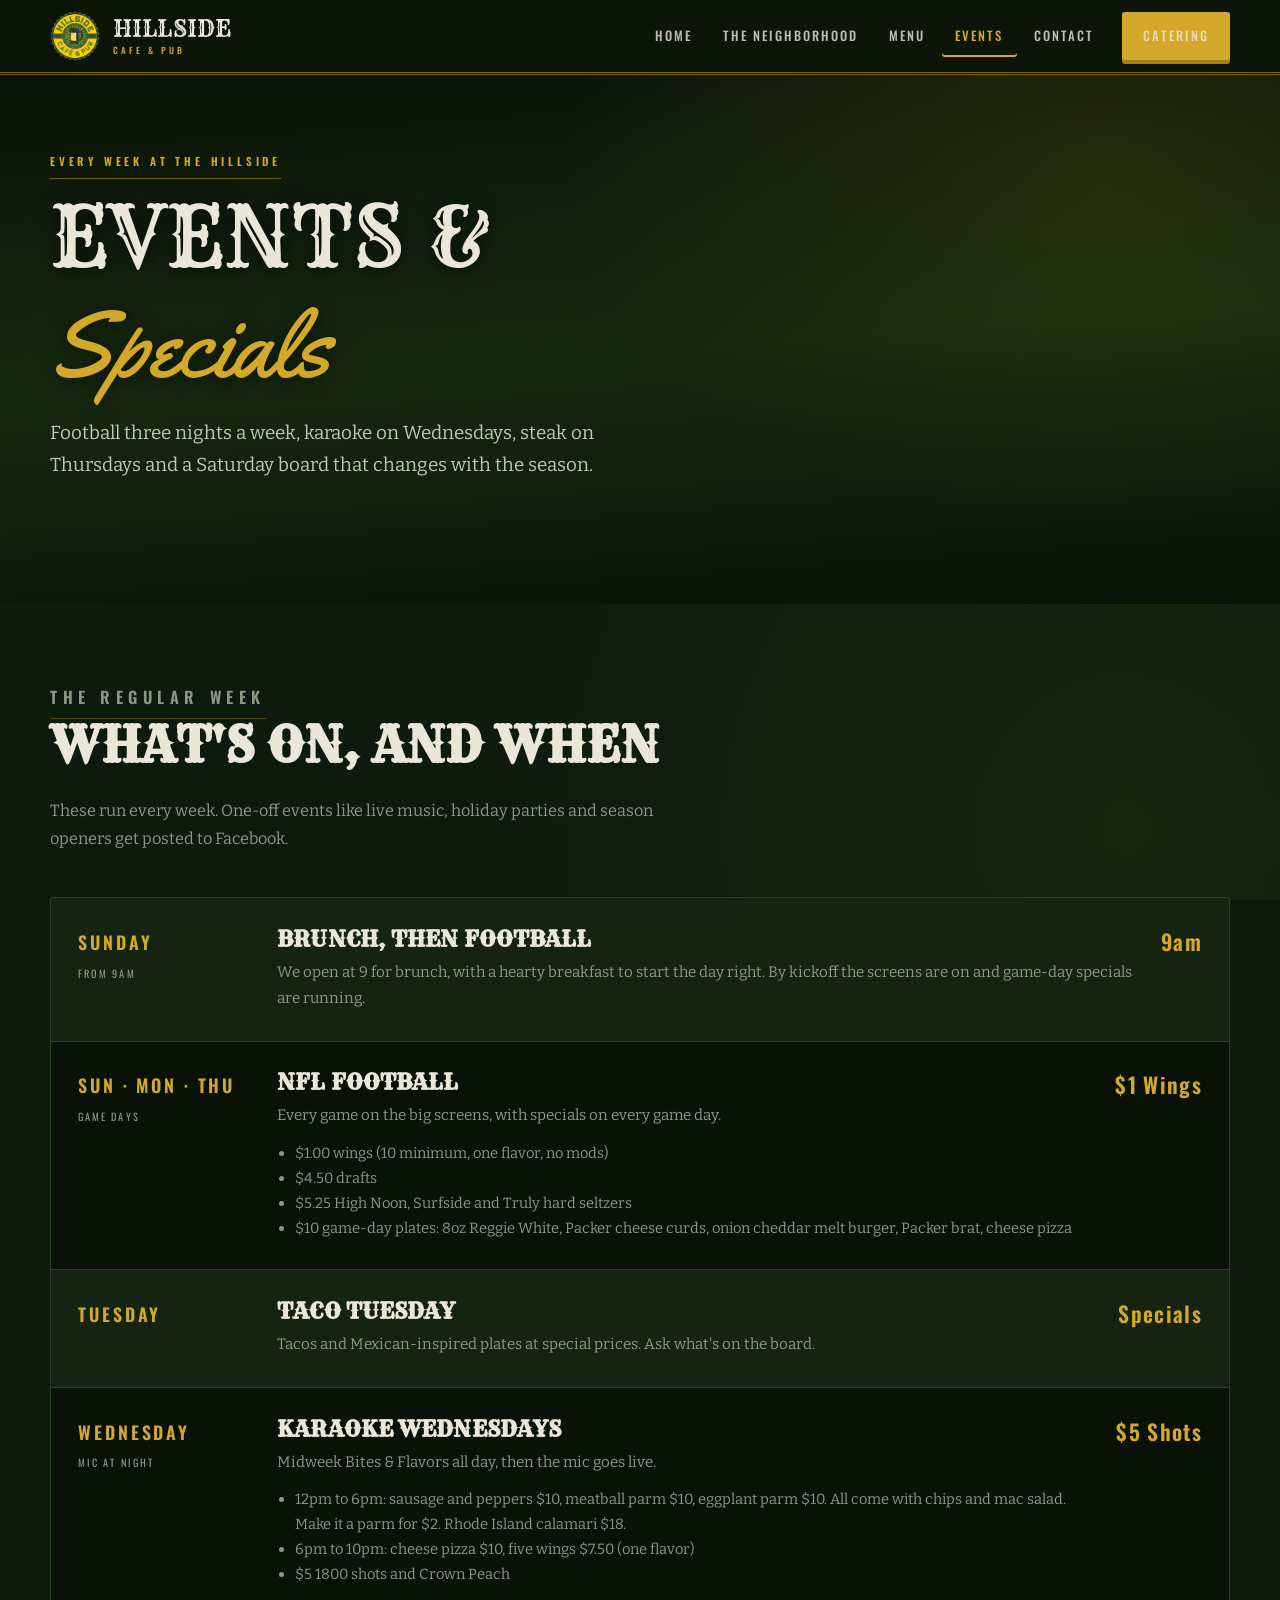
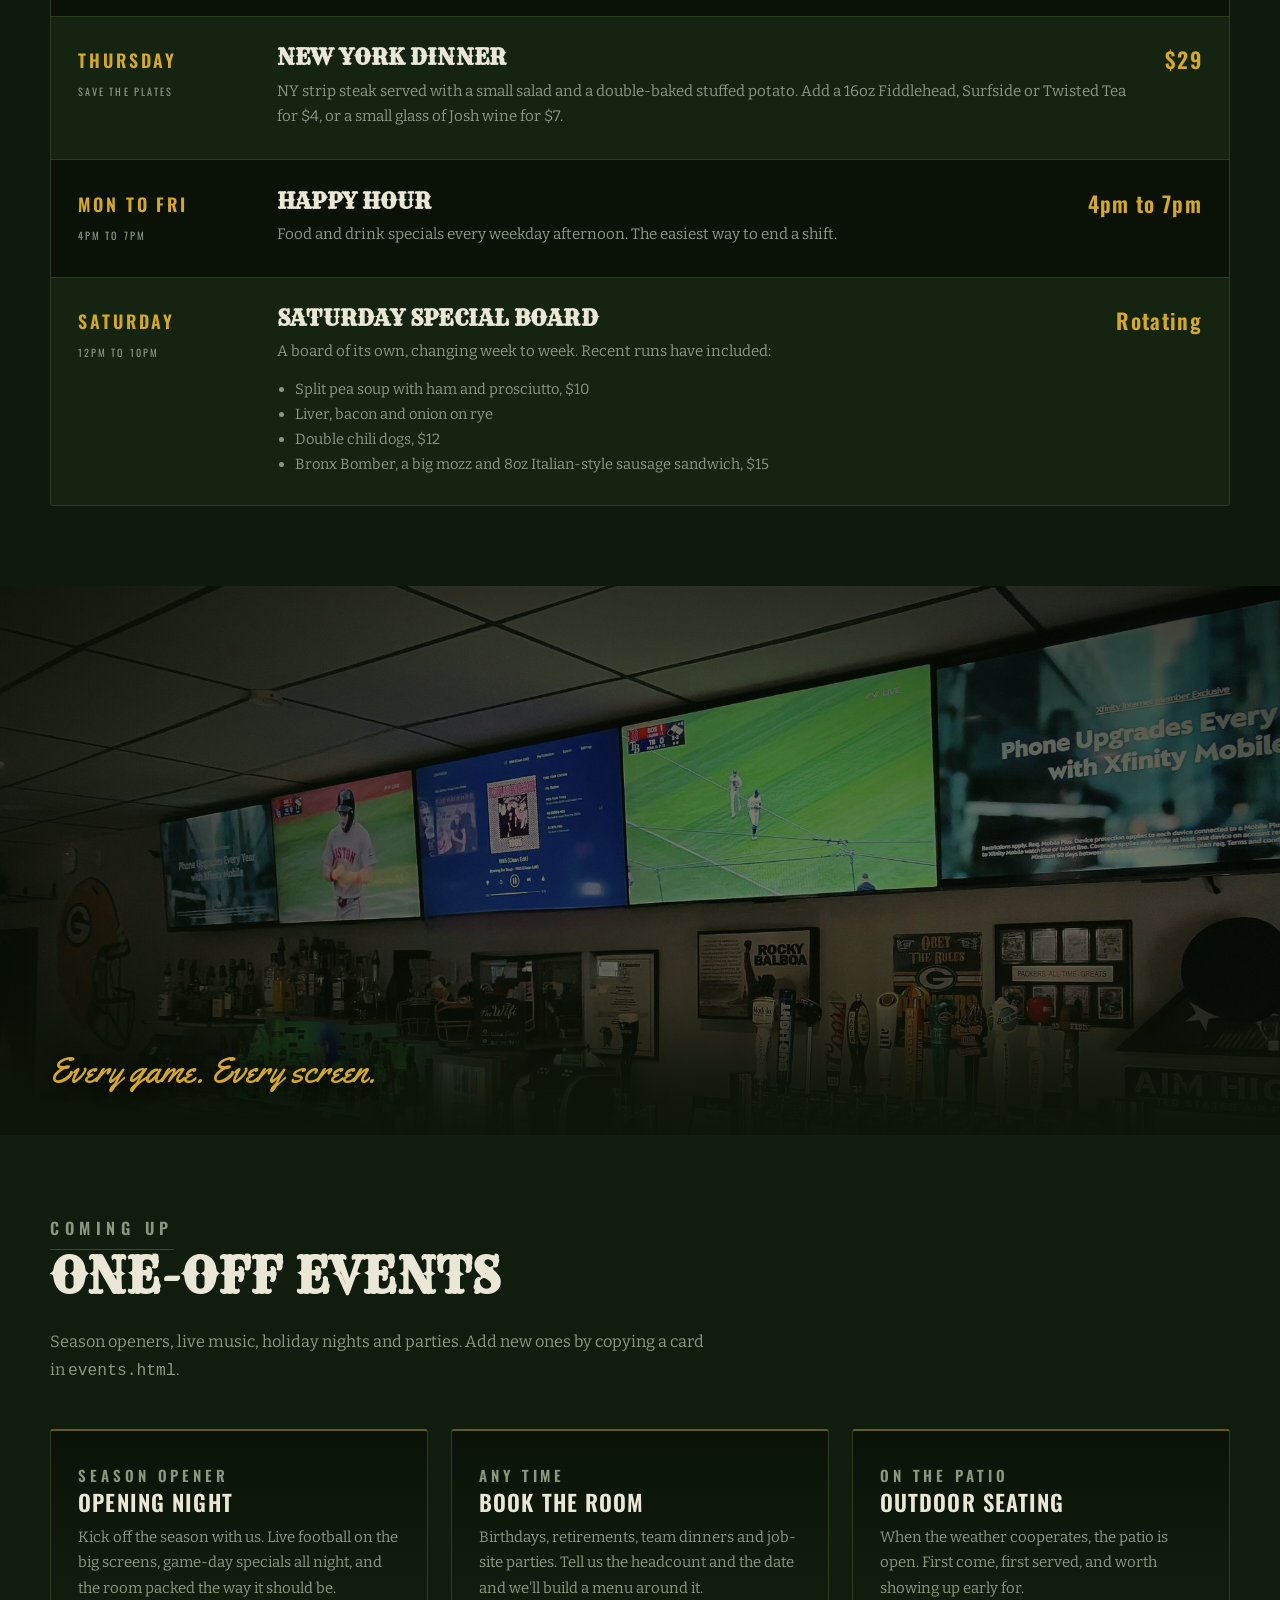
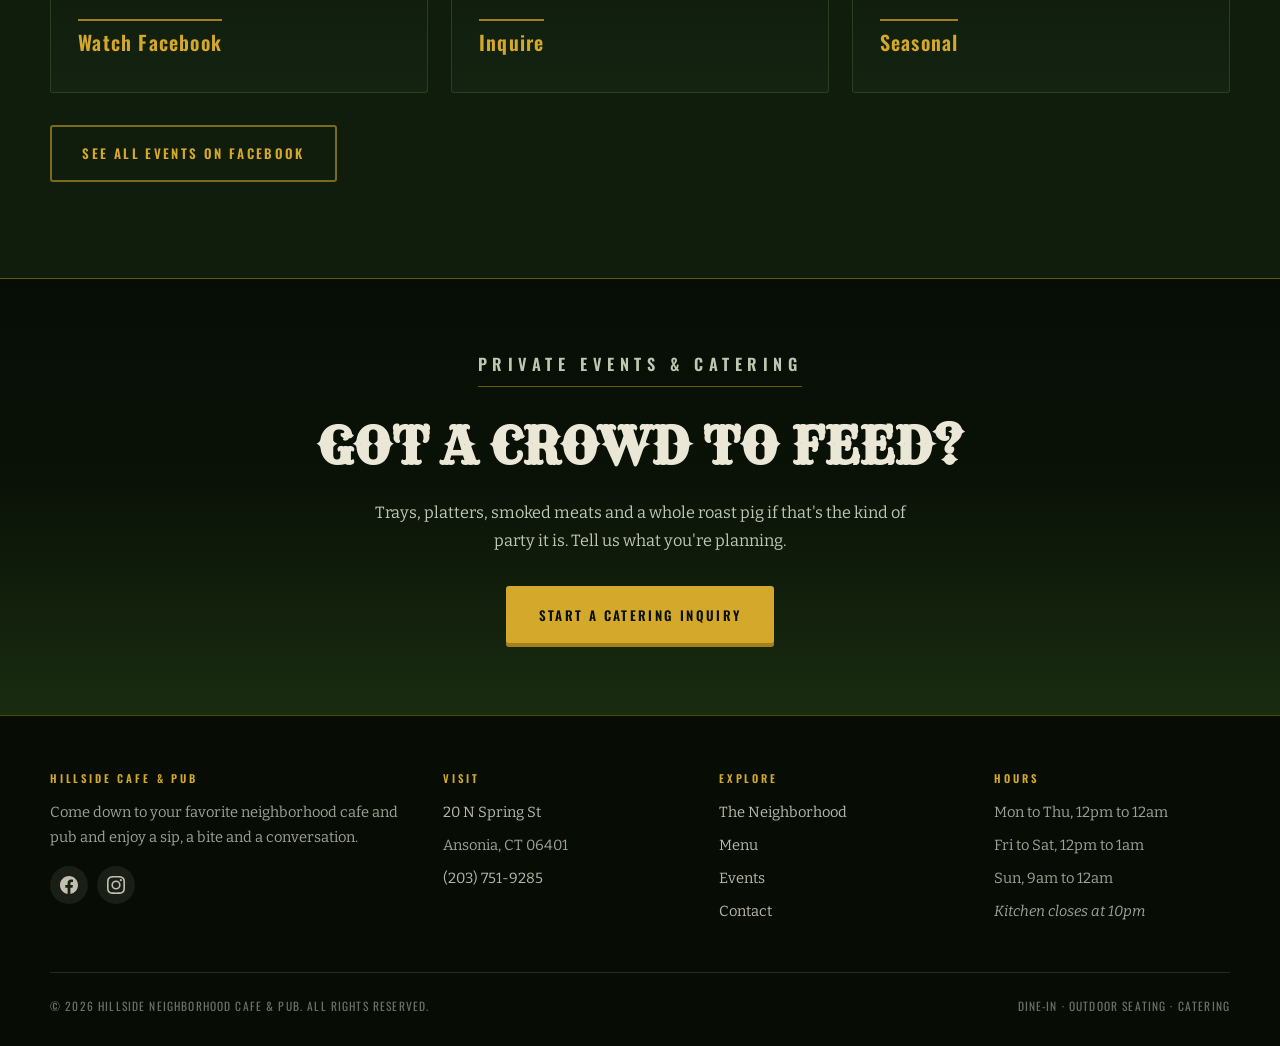
<file: events.html>
<!DOCTYPE html>
<html lang="en">
<head>
<meta charset="utf-8">
<meta name="viewport" content="width=device-width, initial-scale=1">
<title>Events &amp; Specials | Hillside Neighborhood Cafe &amp; Pub</title>
<meta name="description" content="NFL game days, Karaoke Wednesdays, New York Dinner Thursdays, Taco Tuesday and happy hour at Hillside Neighborhood Cafe and Pub, Ansonia CT.">
<meta property="og:title" content="Events &amp; Specials | Hillside Neighborhood Cafe &amp; Pub">
<meta property="og:description" content="NFL game days, Karaoke Wednesdays, New York Dinner Thursdays, Taco Tuesday and happy hour at Hillside Neighborhood Cafe and Pub, Ansonia CT.">
<meta property="og:image" content="assets/img/og-image.jpg">
<link rel="icon" href="assets/img/favicon.png">
<link rel="apple-touch-icon" href="assets/img/apple-touch-icon.png">
<link rel="preconnect" href="https://fonts.googleapis.com">
<link rel="preconnect" href="https://fonts.gstatic.com" crossorigin>
<link href="https://fonts.googleapis.com/css2?family=Bitter:ital,wght@0,400;0,600;0,700;1,400&family=Oswald:wght@400;500;600&family=Rye&family=Yellowtail&display=swap" rel="stylesheet">
<link rel="stylesheet" href="assets/css/style.css">
</head>
<body>
<a class="skip-link" href="#main">Skip to content</a>

<!-- ====================== HEADER ====================== -->
<header class="site-header">
  <div class="wrap">
    <nav class="nav" aria-label="Main">
      <a class="brand" href="index.html">
        <img class="brand__crest" src="assets/img/logo.png" alt="Hillside Neighborhood Cafe and Pub" width="50" height="50">
        <span class="brand__text">
          <span class="brand__name">Hillside</span>
          <span class="brand__sub">Cafe &amp; Pub</span>
        </span>
      </a>
      <button class="nav__toggle" type="button" aria-expanded="false" aria-label="Toggle menu">
        <span></span><span></span><span></span>
      </button>
      <ul class="nav__links">
        <li><a href="index.html">Home</a></li>
        <li><a href="neighborhood.html">The Neighborhood</a></li>
        <li><a href="menu.html">Menu</a></li>
        <li><a href="events.html" aria-current="page">Events</a></li>
        <li><a href="contact.html">Contact</a></li>
        <li><a class="btn btn--sun nav__cta" href="contact.html#catering">Catering</a></li>
      </ul>
    </nav>
  </div>
</header>

<main id="main">
<section class="hero hero--page">
  <div class="hero__inner">
    <div class="wrap">
      <p class="eyebrow">Every week at the Hillside</p>
      <h1 class="display">Events &amp;<em>Specials</em></h1>
      <p class="hero__tagline">Football three nights a week, karaoke on Wednesdays, steak on Thursdays and a Saturday board that changes with the season.</p>
      
    </div>
  </div>
</section>

<section class="section">
  <div class="wrap">
    <div class="section__head">
      <p class="eyebrow eyebrow--dark">The regular week</p>
      <h2>What's on, and when</h2>
      <p>These run every week. One-off events like live music, holiday parties and season openers get posted to Facebook.</p>
    </div>

    <div class="week">

      <div class="week__row">
        <div class="week__day">Sunday<small>From 9am</small></div>
        <div class="week__body">
          <h3>Brunch, then football</h3>
          <p>We open at 9 for brunch, with a hearty breakfast to start the day right. By kickoff the screens are on and game-day specials are running.</p>
        </div>
        <div class="week__price">9am</div>
      </div>

      <div class="week__row">
        <div class="week__day">Sun &middot; Mon &middot; Thu<small>Game days</small></div>
        <div class="week__body">
          <h3>NFL Football</h3>
          <p>Every game on the big screens, with specials on every game day.</p>
          <ul>
            <li>$1.00 wings (10 minimum, one flavor, no mods)</li>
            <li>$4.50 drafts</li>
            <li>$5.25 High Noon, Surfside and Truly hard seltzers</li>
            <li>$10 game-day plates: 8oz Reggie White, Packer cheese curds, onion cheddar melt burger, Packer brat, cheese pizza</li>
          </ul>
        </div>
        <div class="week__price">$1 Wings</div>
      </div>

      <div class="week__row">
        <div class="week__day">Tuesday</div>
        <div class="week__body">
          <h3>Taco Tuesday</h3>
          <p>Tacos and Mexican-inspired plates at special prices. Ask what's on the board.</p>
        </div>
        <div class="week__price">Specials</div>
      </div>

      <div class="week__row">
        <div class="week__day">Wednesday<small>Mic at night</small></div>
        <div class="week__body">
          <h3>Karaoke Wednesdays</h3>
          <p>Midweek Bites &amp; Flavors all day, then the mic goes live.</p>
          <ul>
            <li>12pm to 6pm: sausage and peppers $10, meatball parm $10, eggplant parm $10. All come with chips and mac salad. Make it a parm for $2. Rhode Island calamari $18.</li>
            <li>6pm to 10pm: cheese pizza $10, five wings $7.50 (one flavor)</li>
            <li>$5 1800 shots and Crown Peach</li>
          </ul>
        </div>
        <div class="week__price">$5 Shots</div>
      </div>

      <div class="week__row">
        <div class="week__day">Thursday<small>Save the plates</small></div>
        <div class="week__body">
          <h3>New York Dinner</h3>
          <p>NY strip steak served with a small salad and a double-baked stuffed potato. Add a 16oz Fiddlehead, Surfside or Twisted Tea for $4, or a small glass of Josh wine for $7.</p>
        </div>
        <div class="week__price">$29</div>
      </div>

      <div class="week__row">
        <div class="week__day">Mon to Fri<small>4pm to 7pm</small></div>
        <div class="week__body">
          <h3>Happy Hour</h3>
          <p>Food and drink specials every weekday afternoon. The easiest way to end a shift.</p>
        </div>
        <div class="week__price">4pm to 7pm</div>
      </div>

      <div class="week__row">
        <div class="week__day">Saturday<small>12pm to 10pm</small></div>
        <div class="week__body">
          <h3>Saturday Special Board</h3>
          <p>A board of its own, changing week to week. Recent runs have included:</p>
          <ul>
            <li>Split pea soup with ham and prosciutto, $10</li>
            <li>Liver, bacon and onion on rye</li>
            <li>Double chili dogs, $12</li>
            <li>Bronx Bomber, a big mozz and 8oz Italian-style sausage sandwich, $15</li>
          </ul>
        </div>
        <div class="week__price">Rotating</div>
      </div>

    </div>
  </div>
</section>

<!-- ============ ONE-OFF EVENTS ============
     TO ADD AN EVENT: copy one <article class="card"> block, change the date,
     title and text. TO REMOVE: delete the block. That's it.
     ============================================== -->
<section class="photoband">
  <figure class="ph ph--wide">
    <img src="assets/img/band-events.jpg" alt="The bank of screens above the bar on game day">
  </figure>
  <div class="photoband__caption">
    <div class="wrap"><p>Every game. Every screen.</p></div>
  </div>
</section>

<section class="section section--cream">
  <div class="wrap">
    <div class="section__head">
      <p class="eyebrow eyebrow--dark">Coming up</p>
      <h2>One-off events</h2>
      <p>Season openers, live music, holiday nights and parties. Add new ones by copying a card in <code>events.html</code>.</p>
    </div>

    <div class="cards cards--3">
      <article class="card">
        <p class="card__day">Season Opener</p>
        <h3>Opening Night</h3>
        <p>Kick off the season with us. Live football on the big screens, game-day specials all night, and the room packed the way it should be.</p>
        <span class="card__price">Watch Facebook</span>
      </article>
      <article class="card">
        <p class="card__day">Any time</p>
        <h3>Book the room</h3>
        <p>Birthdays, retirements, team dinners and job-site parties. Tell us the headcount and the date and we'll build a menu around it.</p>
        <span class="card__price">Inquire</span>
      </article>
      <article class="card">
        <p class="card__day">On the patio</p>
        <h3>Outdoor Seating</h3>
        <p>When the weather cooperates, the patio is open. First come, first served, and worth showing up early for.</p>
        <span class="card__price">Seasonal</span>
      </article>
    </div>

    <p class="mt-2"><a class="btn btn--ghost-dark" href="https://www.facebook.com/profile.php?id=100072511775450" target="_blank" rel="noopener">See all events on Facebook</a></p>
  </div>
</section>

<section class="cta-band">
  <div class="wrap">
    <p class="eyebrow">Private events &amp; catering</p>
    <h2>Got a crowd to feed?</h2>
    <p>Trays, platters, smoked meats and a whole roast pig if that's the kind of party it is. Tell us what you're planning.</p>
    <a class="btn btn--sun" href="contact.html#catering">Start a catering inquiry</a>
  </div>
</section>

</main>

<!-- ====================== FOOTER ====================== -->
<footer class="site-footer">
  <div class="wrap">
    <div class="footer__grid">
      <div>
        <h4>Hillside Cafe &amp; Pub</h4>
        <p>Come down to your favorite neighborhood cafe and pub and enjoy a sip, a bite and a conversation.</p>
        <div class="footer__social">
          <a href="https://www.facebook.com/profile.php?id=100072511775450" target="_blank" rel="noopener" aria-label="Facebook"><svg viewBox="0 0 24 24" aria-hidden="true"><path d="M24 12.07C24 5.4 18.63 0 12 0S0 5.4 0 12.07C0 18.1 4.39 23.1 10.13 24v-8.44H7.08v-3.49h3.05V9.41c0-3.02 1.79-4.69 4.53-4.69 1.31 0 2.68.24 2.68.24v2.97h-1.51c-1.49 0-1.96.93-1.96 1.89v2.25h3.33l-.53 3.49h-2.8V24C19.61 23.1 24 18.1 24 12.07z"/></svg></a>
          <a href="https://www.instagram.com/hillsidejose/" target="_blank" rel="noopener" aria-label="Instagram"><svg viewBox="0 0 24 24" aria-hidden="true"><path d="M12 2.16c3.2 0 3.58.01 4.85.07 1.17.05 1.8.25 2.23.41.56.22.96.48 1.38.9.42.42.68.82.9 1.38.16.42.36 1.06.41 2.23.06 1.27.07 1.65.07 4.85s-.01 3.58-.07 4.85c-.05 1.17-.25 1.8-.41 2.23-.22.56-.48.96-.9 1.38-.42.42-.82.68-1.38.9-.42.16-1.06.36-2.23.41-1.27.06-1.65.07-4.85.07s-3.58-.01-4.85-.07c-1.17-.05-1.8-.25-2.23-.41-.56-.22-.96-.48-1.38-.9-.42-.42-.68-.82-.9-1.38-.16-.42-.36-1.06-.41-2.23C2.17 15.58 2.16 15.2 2.16 12s.01-3.58.07-4.85c.05-1.17.25-1.8.41-2.23.22-.56.48-.96.9-1.38.42-.42.82-.68 1.38-.9.42-.16 1.06-.36 2.23-.41C8.42 2.17 8.8 2.16 12 2.16zM12 0C8.74 0 8.33.01 7.05.07 5.78.13 4.9.33 4.14.63c-.79.3-1.46.71-2.13 1.38C1.34 2.68.93 3.35.63 4.14.33 4.9.13 5.78.07 7.05.01 8.33 0 8.74 0 12s.01 3.67.07 4.95c.06 1.27.26 2.15.56 2.91.3.79.71 1.46 1.38 2.13.67.67 1.34 1.08 2.13 1.38.76.3 1.64.5 2.91.56C8.33 23.99 8.74 24 12 24s3.67-.01 4.95-.07c1.27-.06 2.15-.26 2.91-.56.79-.3 1.46-.71 2.13-1.38.67-.67 1.08-1.34 1.38-2.13.3-.76.5-1.64.56-2.91.06-1.28.07-1.69.07-4.95s-.01-3.67-.07-4.95c-.06-1.27-.26-2.15-.56-2.91-.3-.79-.71-1.46-1.38-2.13C21.32 1.34 20.65.93 19.86.63c-.76-.3-1.64-.5-2.91-.56C15.67.01 15.26 0 12 0zm0 5.84a6.16 6.16 0 100 12.32A6.16 6.16 0 0012 5.84zm0 10.16a4 4 0 110-8 4 4 0 010 8zm7.85-10.4a1.44 1.44 0 11-2.88 0 1.44 1.44 0 012.88 0z"/></svg></a>
        </div>
      </div>
      <div>
        <h4>Visit</h4>
        <ul>
          <li><a href="https://maps.google.com/?q=20+N+Spring+St,+Ansonia,+CT+06401" target="_blank" rel="noopener">20 N Spring St</a></li>
          <li>Ansonia, CT 06401</li>
          <li><a href="tel:+12037519285">(203) 751-9285</a></li>
        </ul>
      </div>
      <div>
        <h4>Explore</h4>
        <ul>
          <li><a href="neighborhood.html">The Neighborhood</a></li>
          <li><a href="menu.html">Menu</a></li>
          <li><a href="events.html">Events</a></li>
          <li><a href="contact.html">Contact</a></li>
        </ul>
      </div>
      <div>
        <h4>Hours</h4>
        <ul>
          <li>Mon to Thu, 12pm to 12am</li>
          <li>Fri to Sat, 12pm to 1am</li>
          <li>Sun, 9am to 12am</li>
          <li><em>Kitchen closes at 10pm</em></li>
        </ul>
      </div>
    </div>
    <div class="footer__bottom">
      <span>&copy; <span data-year>2026</span> Hillside Neighborhood Cafe &amp; Pub. All rights reserved.</span>
      <span>Dine-in &middot; Outdoor seating &middot; Catering</span>
    </div>
  </div>
</footer>

<script src="assets/js/main.js"></script>
</body>
</html>
</file>
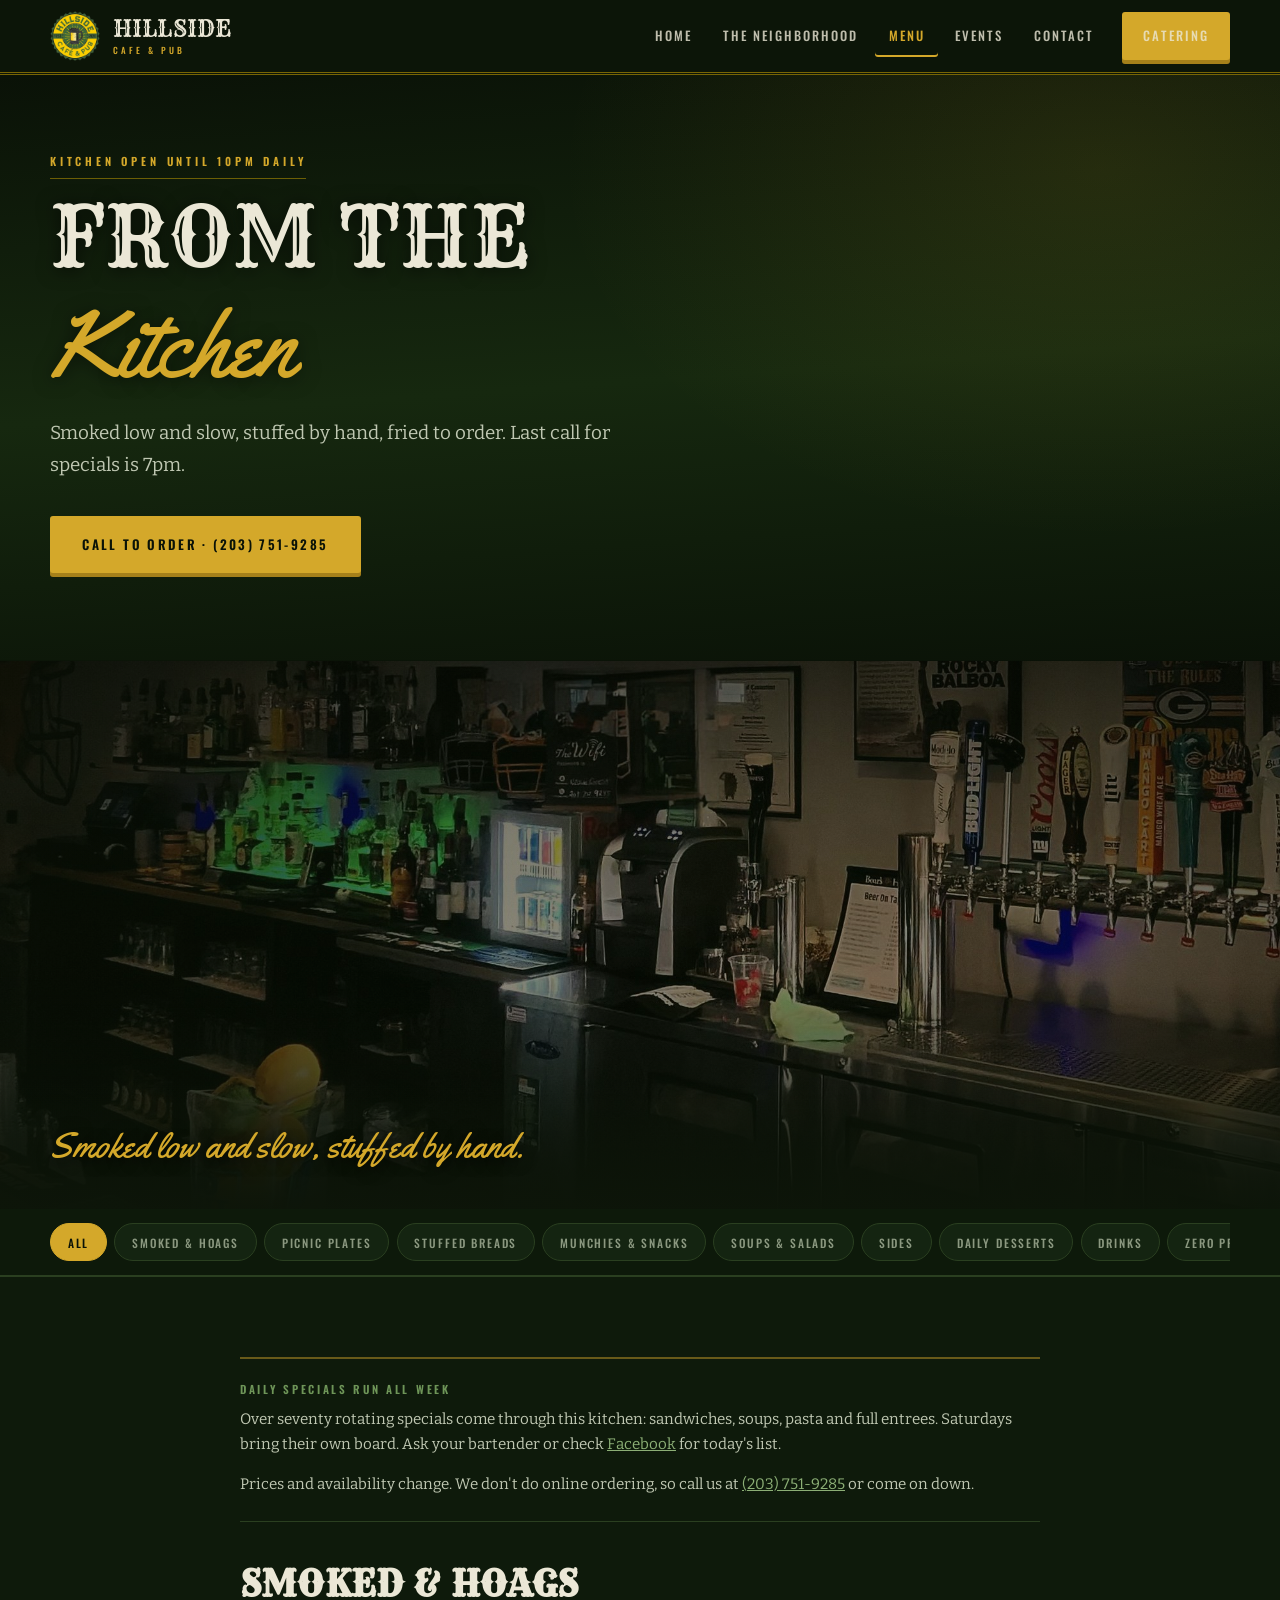
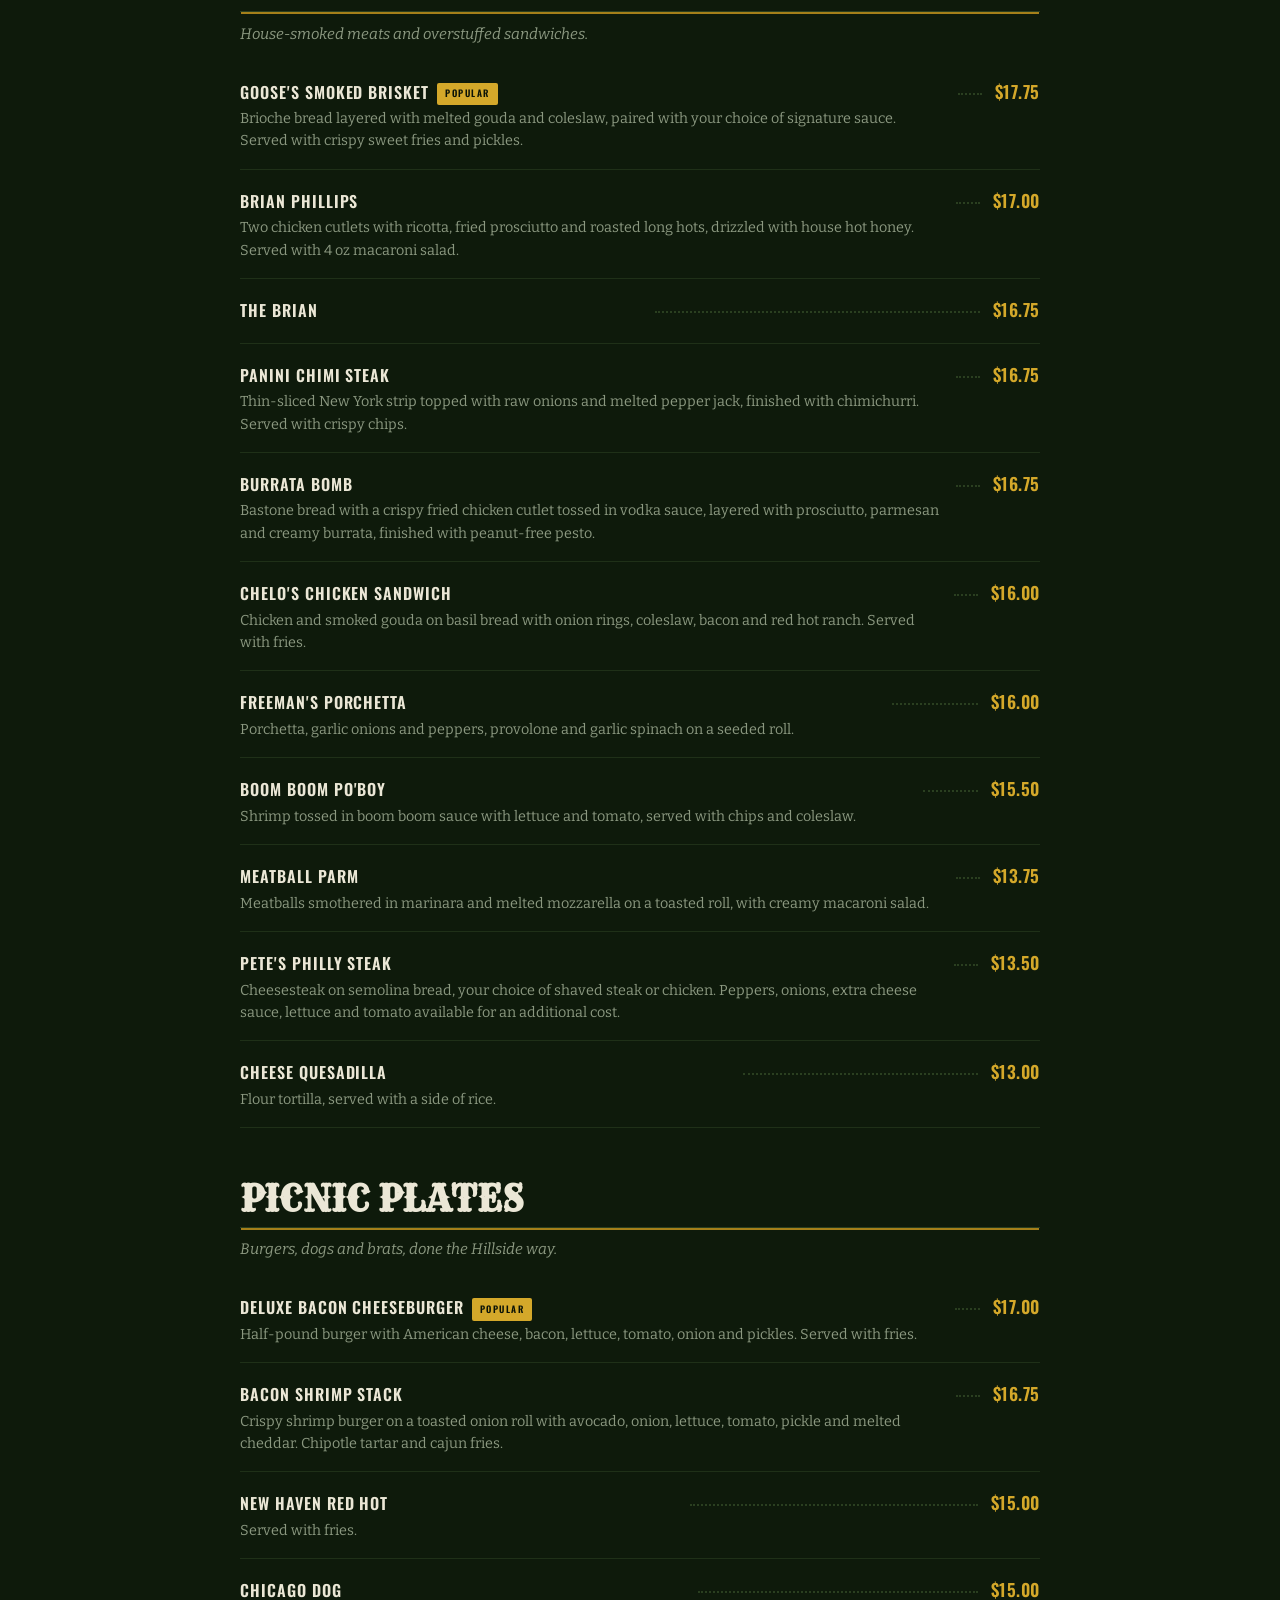
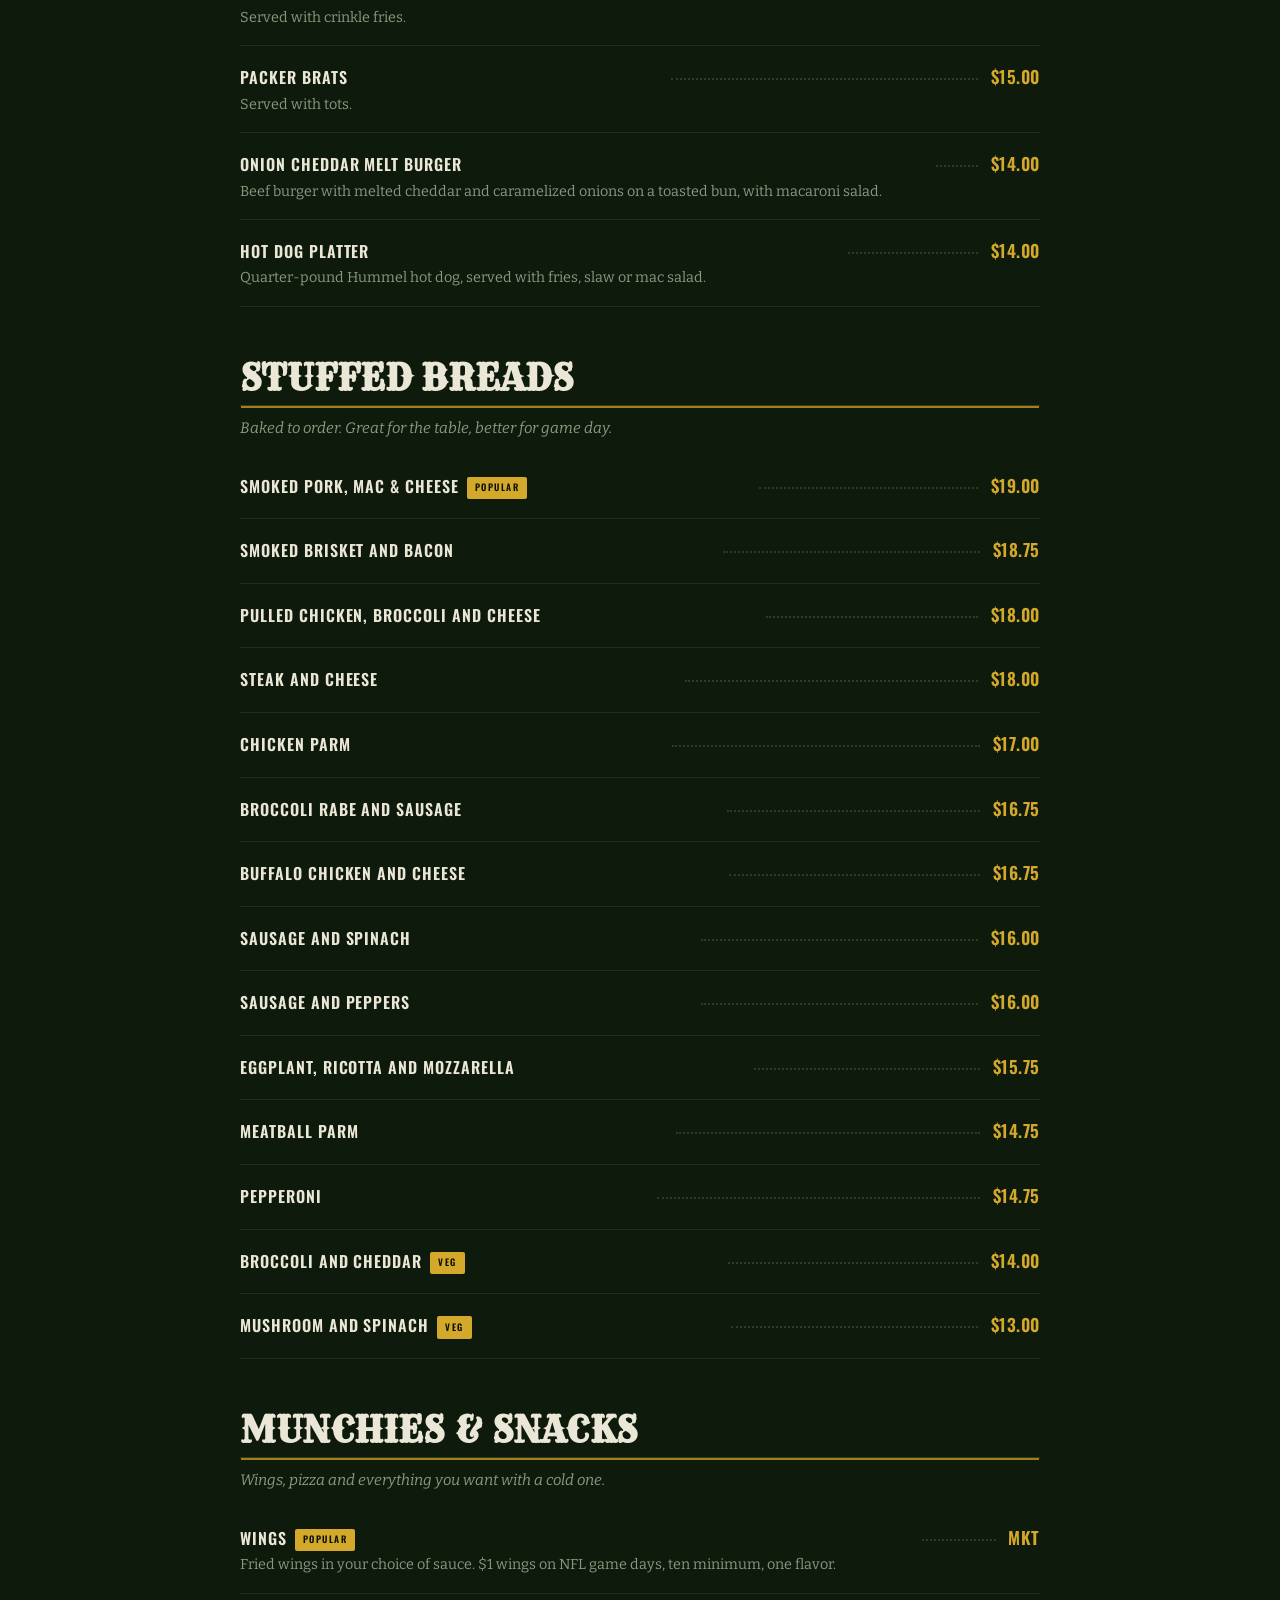
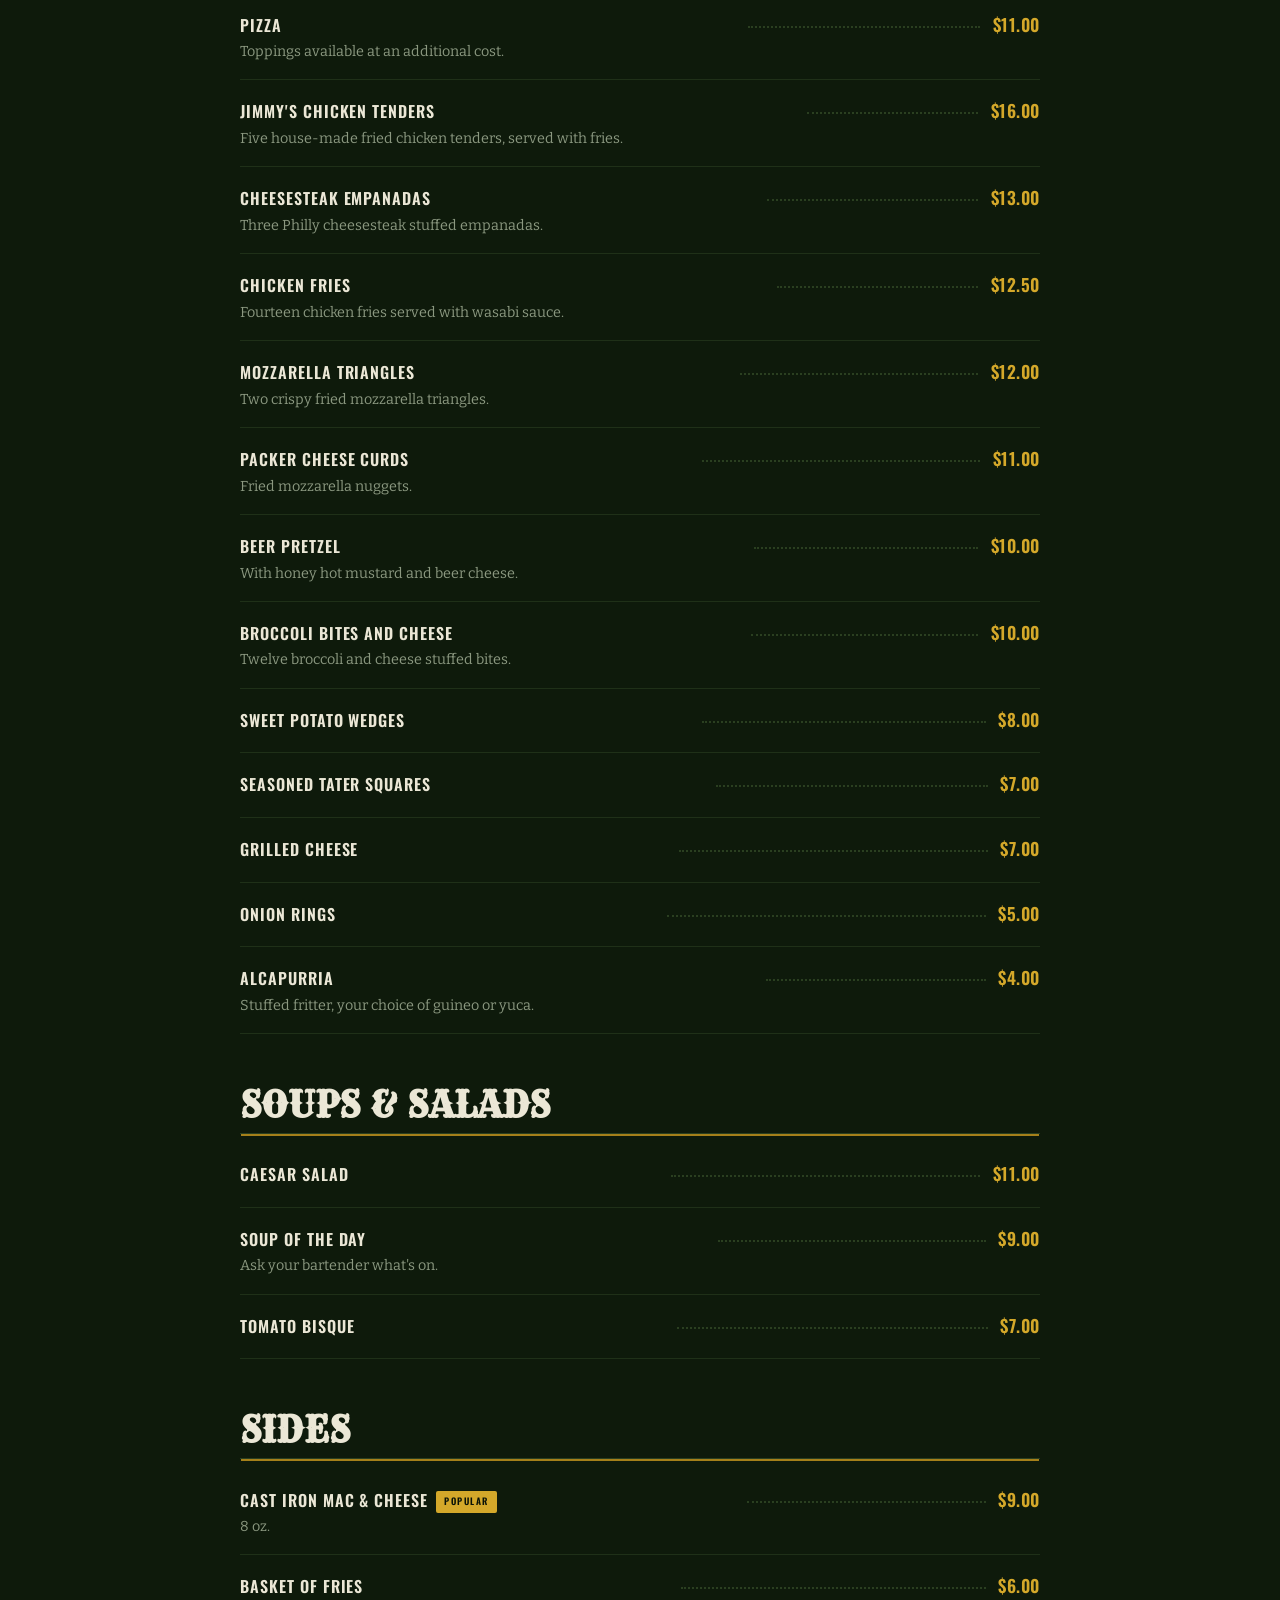
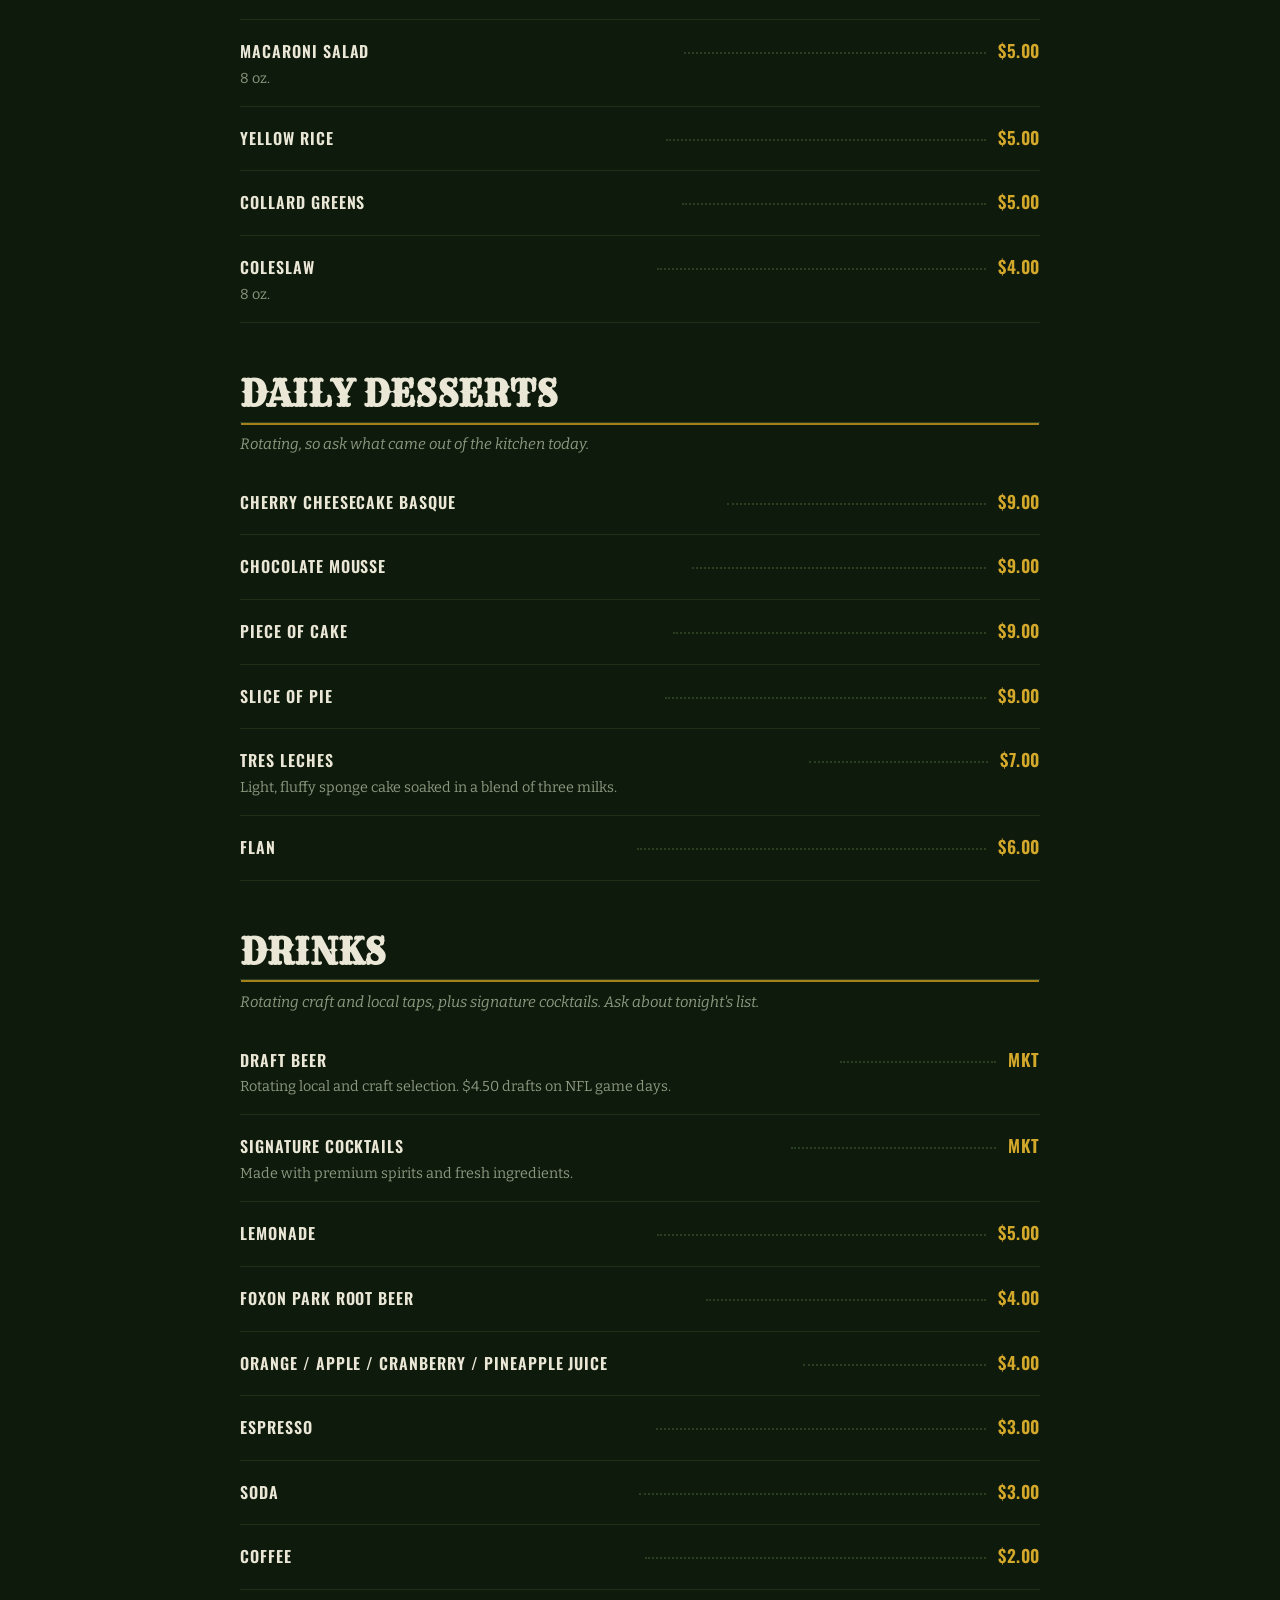
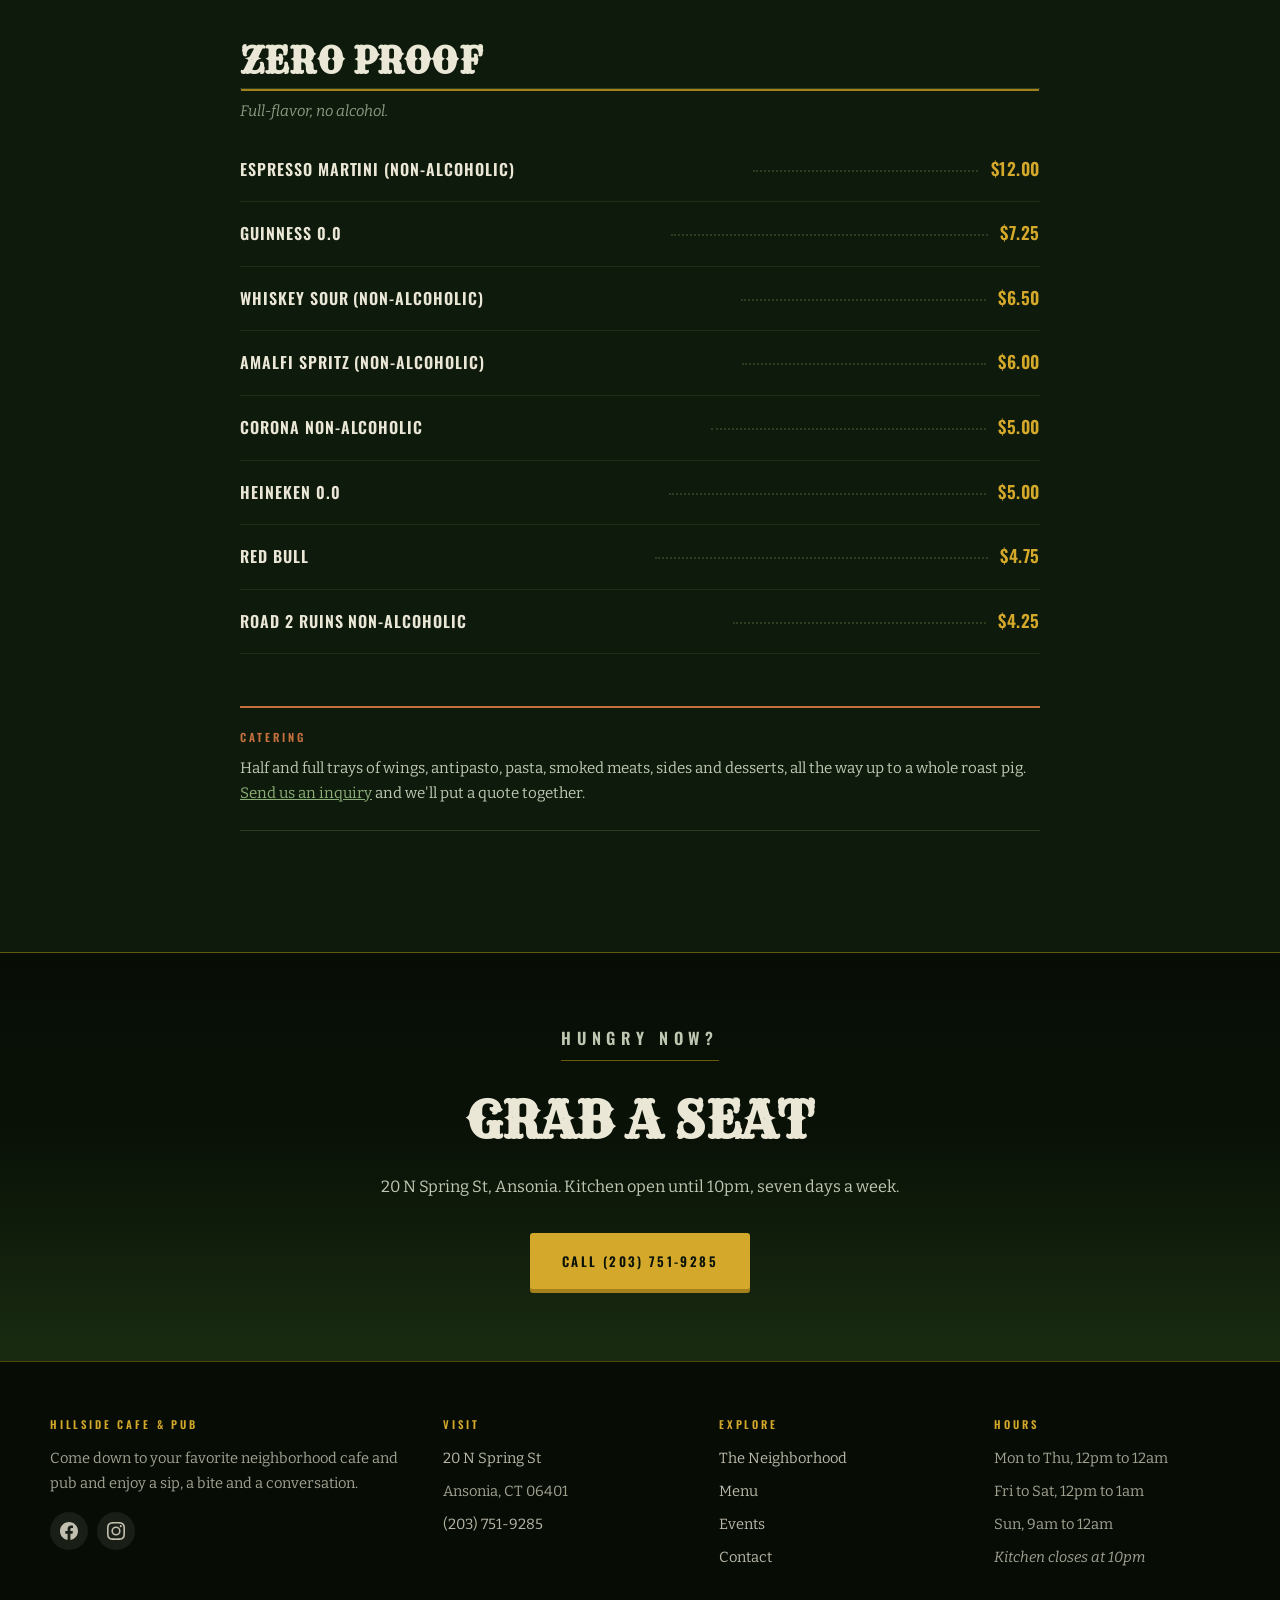
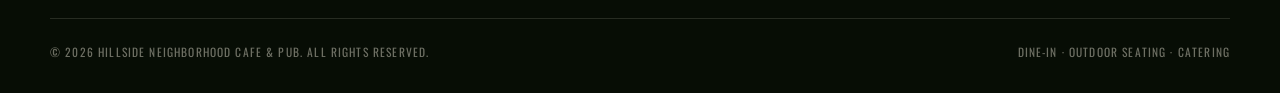
<file: menu.html>
<!DOCTYPE html>
<html lang="en">
<head>
<meta charset="utf-8">
<meta name="viewport" content="width=device-width, initial-scale=1">
<title>Menu | Hillside Neighborhood Cafe &amp; Pub</title>
<meta name="description" content="Smoked brisket, stuffed breads, picnic plates, munchies and rotating drafts at Hillside Neighborhood Cafe and Pub in Ansonia, CT.">
<meta property="og:title" content="Menu | Hillside Neighborhood Cafe &amp; Pub">
<meta property="og:description" content="Smoked brisket, stuffed breads, picnic plates, munchies and rotating drafts at Hillside Neighborhood Cafe and Pub in Ansonia, CT.">
<meta property="og:image" content="assets/img/og-image.jpg">
<link rel="icon" href="assets/img/favicon.png">
<link rel="apple-touch-icon" href="assets/img/apple-touch-icon.png">
<link rel="preconnect" href="https://fonts.googleapis.com">
<link rel="preconnect" href="https://fonts.gstatic.com" crossorigin>
<link href="https://fonts.googleapis.com/css2?family=Bitter:ital,wght@0,400;0,600;0,700;1,400&family=Oswald:wght@400;500;600&family=Rye&family=Yellowtail&display=swap" rel="stylesheet">
<link rel="stylesheet" href="assets/css/style.css">
</head>
<body>
<a class="skip-link" href="#main">Skip to content</a>

<!-- ====================== HEADER ====================== -->
<header class="site-header">
  <div class="wrap">
    <nav class="nav" aria-label="Main">
      <a class="brand" href="index.html">
        <img class="brand__crest" src="assets/img/logo.png" alt="Hillside Neighborhood Cafe and Pub" width="50" height="50">
        <span class="brand__text">
          <span class="brand__name">Hillside</span>
          <span class="brand__sub">Cafe &amp; Pub</span>
        </span>
      </a>
      <button class="nav__toggle" type="button" aria-expanded="false" aria-label="Toggle menu">
        <span></span><span></span><span></span>
      </button>
      <ul class="nav__links">
        <li><a href="index.html">Home</a></li>
        <li><a href="neighborhood.html">The Neighborhood</a></li>
        <li><a href="menu.html" aria-current="page">Menu</a></li>
        <li><a href="events.html">Events</a></li>
        <li><a href="contact.html">Contact</a></li>
        <li><a class="btn btn--sun nav__cta" href="contact.html#catering">Catering</a></li>
      </ul>
    </nav>
  </div>
</header>

<main id="main">
<section class="hero hero--page">
  <div class="hero__inner">
    <div class="wrap">
      <p class="eyebrow">Kitchen open until 10pm daily</p>
      <h1 class="display">From the<em>Kitchen</em></h1>
      <p class="hero__tagline">Smoked low and slow, stuffed by hand, fried to order. Last call for specials is 7pm.</p>
      <div class="hero__actions"><a class="btn btn--sun" href="tel:+12037519285">Call to order &middot; (203) 751-9285</a></div>
    </div>
  </div>
</section>

<section class="photoband">
  <figure class="ph ph--wide">
    <img src="assets/img/band-menu.jpg" alt="The back bar at the Hillside">
  </figure>
  <div class="photoband__caption">
    <div class="wrap"><p>Smoked low and slow, stuffed by hand.</p></div>
  </div>
</section>

<div class="menu-filters">
  <div class="wrap">
    <div class="menu-filters__inner" data-menu-filters></div>
  </div>
</div>

<section class="section">
  <div class="wrap-narrow">
    <div class="menu-note">
      <p><strong>Daily specials run all week</strong> Over seventy rotating specials come through this kitchen: sandwiches, soups, pasta and full entrees. Saturdays bring their own board. Ask your bartender or check <a href="https://www.facebook.com/profile.php?id=100072511775450" target="_blank" rel="noopener">Facebook</a> for today's list.</p>
      <p class="mb-0">Prices and availability change. We don't do online ordering, so call us at <a href="tel:+12037519285">(203) 751-9285</a> or come on down.</p>
    </div>

    <div data-menu-root></div>

    <div class="menu-note menu-note--rust">
      <p class="mb-0"><strong>Catering</strong> Half and full trays of wings, antipasto, pasta, smoked meats, sides and desserts, all the way up to a whole roast pig. <a href="contact.html#catering">Send us an inquiry</a> and we'll put a quote together.</p>
    </div>
  </div>
</section>

<section class="cta-band">
  <div class="wrap">
    <p class="eyebrow">Hungry now?</p>
    <h2>Grab a seat</h2>
    <p>20 N Spring St, Ansonia. Kitchen open until 10pm, seven days a week.</p>
    <a class="btn btn--sun" href="tel:+12037519285">Call (203) 751-9285</a>
  </div>
</section>

</main>

<!-- ====================== FOOTER ====================== -->
<footer class="site-footer">
  <div class="wrap">
    <div class="footer__grid">
      <div>
        <h4>Hillside Cafe &amp; Pub</h4>
        <p>Come down to your favorite neighborhood cafe and pub and enjoy a sip, a bite and a conversation.</p>
        <div class="footer__social">
          <a href="https://www.facebook.com/profile.php?id=100072511775450" target="_blank" rel="noopener" aria-label="Facebook"><svg viewBox="0 0 24 24" aria-hidden="true"><path d="M24 12.07C24 5.4 18.63 0 12 0S0 5.4 0 12.07C0 18.1 4.39 23.1 10.13 24v-8.44H7.08v-3.49h3.05V9.41c0-3.02 1.79-4.69 4.53-4.69 1.31 0 2.68.24 2.68.24v2.97h-1.51c-1.49 0-1.96.93-1.96 1.89v2.25h3.33l-.53 3.49h-2.8V24C19.61 23.1 24 18.1 24 12.07z"/></svg></a>
          <a href="https://www.instagram.com/hillsidejose/" target="_blank" rel="noopener" aria-label="Instagram"><svg viewBox="0 0 24 24" aria-hidden="true"><path d="M12 2.16c3.2 0 3.58.01 4.85.07 1.17.05 1.8.25 2.23.41.56.22.96.48 1.38.9.42.42.68.82.9 1.38.16.42.36 1.06.41 2.23.06 1.27.07 1.65.07 4.85s-.01 3.58-.07 4.85c-.05 1.17-.25 1.8-.41 2.23-.22.56-.48.96-.9 1.38-.42.42-.82.68-1.38.9-.42.16-1.06.36-2.23.41-1.27.06-1.65.07-4.85.07s-3.58-.01-4.85-.07c-1.17-.05-1.8-.25-2.23-.41-.56-.22-.96-.48-1.38-.9-.42-.42-.68-.82-.9-1.38-.16-.42-.36-1.06-.41-2.23C2.17 15.58 2.16 15.2 2.16 12s.01-3.58.07-4.85c.05-1.17.25-1.8.41-2.23.22-.56.48-.96.9-1.38.42-.42.82-.68 1.38-.9.42-.16 1.06-.36 2.23-.41C8.42 2.17 8.8 2.16 12 2.16zM12 0C8.74 0 8.33.01 7.05.07 5.78.13 4.9.33 4.14.63c-.79.3-1.46.71-2.13 1.38C1.34 2.68.93 3.35.63 4.14.33 4.9.13 5.78.07 7.05.01 8.33 0 8.74 0 12s.01 3.67.07 4.95c.06 1.27.26 2.15.56 2.91.3.79.71 1.46 1.38 2.13.67.67 1.34 1.08 2.13 1.38.76.3 1.64.5 2.91.56C8.33 23.99 8.74 24 12 24s3.67-.01 4.95-.07c1.27-.06 2.15-.26 2.91-.56.79-.3 1.46-.71 2.13-1.38.67-.67 1.08-1.34 1.38-2.13.3-.76.5-1.64.56-2.91.06-1.28.07-1.69.07-4.95s-.01-3.67-.07-4.95c-.06-1.27-.26-2.15-.56-2.91-.3-.79-.71-1.46-1.38-2.13C21.32 1.34 20.65.93 19.86.63c-.76-.3-1.64-.5-2.91-.56C15.67.01 15.26 0 12 0zm0 5.84a6.16 6.16 0 100 12.32A6.16 6.16 0 0012 5.84zm0 10.16a4 4 0 110-8 4 4 0 010 8zm7.85-10.4a1.44 1.44 0 11-2.88 0 1.44 1.44 0 012.88 0z"/></svg></a>
        </div>
      </div>
      <div>
        <h4>Visit</h4>
        <ul>
          <li><a href="https://maps.google.com/?q=20+N+Spring+St,+Ansonia,+CT+06401" target="_blank" rel="noopener">20 N Spring St</a></li>
          <li>Ansonia, CT 06401</li>
          <li><a href="tel:+12037519285">(203) 751-9285</a></li>
        </ul>
      </div>
      <div>
        <h4>Explore</h4>
        <ul>
          <li><a href="neighborhood.html">The Neighborhood</a></li>
          <li><a href="menu.html">Menu</a></li>
          <li><a href="events.html">Events</a></li>
          <li><a href="contact.html">Contact</a></li>
        </ul>
      </div>
      <div>
        <h4>Hours</h4>
        <ul>
          <li>Mon to Thu, 12pm to 12am</li>
          <li>Fri to Sat, 12pm to 1am</li>
          <li>Sun, 9am to 12am</li>
          <li><em>Kitchen closes at 10pm</em></li>
        </ul>
      </div>
    </div>
    <div class="footer__bottom">
      <span>&copy; <span data-year>2026</span> Hillside Neighborhood Cafe &amp; Pub. All rights reserved.</span>
      <span>Dine-in &middot; Outdoor seating &middot; Catering</span>
    </div>
  </div>
</footer>

<script src="assets/js/menu-data.js"></script>
<script src="assets/js/main.js"></script>
</body>
</html>
</file>
<file: assets/css/style.css>
/* ==========================================================================
   Hillside Neighborhood Cafe & Pub
   Design system drawn from their badge logo: western wood type, letterpress
   caps, brush script, green hills and a rising sun.
   Edit the tokens in :root to restyle the whole site.
   ========================================================================== */

:root {
  /* Brand — sampled from the logo badge */
  --brand-green:  #3C6432;   /* THE logo green, sampled from the badge */
  --forest:       #142411;   /* raised surface */
  --forest-deep:  #0A1207;   /* deepest ground */
  --forest-mid:   #192C11;   /* the lightest green on the site, still dark */
  --hill:         #6E9558;   /* lifted green for links on dark ground */
  --hill-light:   #8CAF76;
  --sun:          #D4A82A;   /* antique gold — thin accents only, never a field */
  --sun-deep:     #A5801A;
  --rust:         #C4703F;   /* warm accent for prices, lifted for dark ground */

  /* Neutrals — warmed toward the greens, not straight grey */
  --ink:          #EBE7D6;   /* headings */
  --ink-soft:     #BFC7B2;   /* body copy */
  --slate:        #8B9880;   /* muted / secondary */
  --line:         #2A3F20;   /* hairline */
  --line-soft:    #1F3018;
  --cream:        #0E1A0B;   /* page ground */
  --cream-deep:   #101C0C;   /* alternate band */
  --white:        #142411;   /* raised surface (cards, forms) */

  /* Dark surfaces */
  --night:        #070D05;   /* darkest band */
  --night-2:      #121E0D;

  /* Type */
  --wood:   "Rye", "Bitter", Georgia, serif;                 /* western display — big sizes only */
  --caps:   "Oswald", "Arial Narrow", Impact, sans-serif;    /* letterpress caps, subheads, UI */
  --script: "Yellowtail", "Brush Script MT", cursive;        /* brush script accent */
  --body:   "Bitter", Georgia, "Times New Roman", serif;     /* slab-serif body */

  /* Layout */
  --wrap: 1180px;
  --radius: 3px;
  --shadow: 0 2px 6px rgba(0,0,0,.4), 0 18px 46px rgba(0,0,0,.5);
}

/* ---------- Reset ---------- */
*, *::before, *::after { box-sizing: border-box; }
html { scroll-behavior: smooth; -webkit-text-size-adjust: 100%; }
body {
  margin: 0;
  font-family: var(--body);
  font-size: 16.5px;
  font-weight: 400;
  line-height: 1.7;
  color: var(--ink-soft);
  background-color: var(--cream);
  /* Faint tint so the cream isn't a flat digital fill. */
  background-image:
    radial-gradient(circle at 12% 8%, rgba(60,100,50,.05), transparent 45%),
    radial-gradient(circle at 88% 92%, rgba(201,190,71,.06), transparent 45%);
  background-attachment: fixed;
  -webkit-font-smoothing: antialiased;
}
img { max-width: 100%; display: block; }
a { color: var(--hill-light); }
h1, h2, h3, h4 { color: var(--ink); margin: 0 0 .5em; line-height: 1.12; text-wrap: balance; }
p { margin: 0 0 1em; }
ul { margin: 0 0 1em; padding-left: 1.2em; }
:focus-visible { outline: 3px solid var(--sun-deep); outline-offset: 2px; }

.wrap { width: min(100% - 2.5rem, var(--wrap)); margin-inline: auto; }
.wrap-narrow { width: min(100% - 2.5rem, 800px); margin-inline: auto; }

/* ---------- Type roles ---------- */
.display {
  font-family: var(--wood);
  font-weight: 400;
  letter-spacing: .005em;
  text-transform: uppercase;
  line-height: 1.02;
}
.script { font-family: var(--script); font-weight: 400; text-transform: none; letter-spacing: 0; }

/* Letterpress eyebrow — the "NEIGHBORHOOD / RE-ESTABLISHED 2020" bars on the badge. */
.eyebrow {
  display: inline-block;
  font-family: var(--caps);
  font-size: .7rem;
  font-weight: 600;
  letter-spacing: .34em;
  text-transform: uppercase;
  color: var(--sun);
  margin: 0 0 1rem;
  padding-bottom: .4rem;
  border-bottom: 1px solid rgba(250,200,0,.4);
}
.eyebrow--dark { color: var(--sun); border-bottom-color: rgba(212,168,42,.3); }
.lead { font-size: 1.15rem; line-height: 1.75; color: var(--slate); }

/* ---------- Buttons ---------- */
.btn {
  display: inline-block;
  font-family: var(--caps);
  font-size: .82rem;
  font-weight: 600;
  letter-spacing: .18em;
  text-transform: uppercase;
  padding: .95rem 1.9rem;
  border: 2px solid transparent;
  border-radius: var(--radius);
  text-decoration: none;
  cursor: pointer;
  transition: transform .15s ease, background .2s ease, color .2s ease, border-color .2s ease, box-shadow .2s ease;
}
.btn:hover { transform: translateY(-2px); }
.btn--sun    { background: var(--sun); color: var(--forest-deep); border-color: var(--sun); box-shadow: 0 4px 0 var(--sun-deep); }
.btn--sun:hover { background: #FFD633; box-shadow: 0 6px 0 var(--sun-deep); }
.btn--forest { background: var(--forest-mid); color: var(--ink); border-color: rgba(212,168,42,.45); box-shadow: none; }
.btn--forest:hover { background: var(--sun); color: var(--forest-deep); border-color: var(--sun); }
.btn--ghost  { background: transparent; color: var(--ink); border-color: rgba(235,231,214,.5); }
.btn--ghost:hover { border-color: var(--sun); color: var(--sun); }
.btn--ghost-dark { background: transparent; color: var(--sun); border-color: rgba(212,168,42,.55); }
.btn--ghost-dark:hover { background: var(--sun); color: var(--forest-deep); border-color: var(--sun); }

/* ---------- Header / Nav ---------- */
.site-header {
  position: sticky; top: 0; z-index: 60;
  background: rgba(13,21,9,.96);
  backdrop-filter: saturate(150%) blur(10px);
  border-bottom: 3px double rgba(250,200,0,.45);
}
.nav { display: flex; align-items: center; justify-content: space-between; gap: 1.5rem; padding: .7rem 0; }

.brand { display: flex; align-items: center; gap: .8rem; text-decoration: none; }
/* Placeholder badge. Swap for the real logo file — see assets/img/README.txt. */
.brand__crest { width: 50px; height: 50px; flex: 0 0 50px; display: block; }
.brand__text { display: flex; flex-direction: column; line-height: 1; }
.brand__name {
  font-family: var(--wood); font-size: 1.45rem; color: var(--ink);
  letter-spacing: .01em; text-transform: uppercase;
}
.brand__sub {
  font-family: var(--caps); font-size: .55rem; font-weight: 500;
  letter-spacing: .34em; text-transform: uppercase;
  color: var(--sun); margin-top: .45rem;
}

.nav__links { display: flex; align-items: center; gap: .2rem; list-style: none; margin: 0; padding: 0; }
.nav__links a {
  display: block; padding: .6rem .85rem;
  font-family: var(--caps); font-size: .8rem; font-weight: 500;
  letter-spacing: .16em; text-transform: uppercase;
  color: rgba(235,231,214,.8); text-decoration: none; border-radius: var(--radius);
  transition: color .2s ease;
}
.nav__links a:hover { color: var(--sun); }
.nav__links a[aria-current="page"] { color: var(--sun); box-shadow: inset 0 -2px 0 var(--sun); }
.nav__cta { margin-left: .7rem; padding: .7rem 1.2rem !important; }
.nav__cta[aria-current="page"] { box-shadow: 0 4px 0 var(--sun-deep) !important; color: var(--forest-deep); }

.nav__toggle { display: none; background: none; border: 0; cursor: pointer; padding: .5rem; color: var(--ink); }
.nav__toggle span { display: block; width: 24px; height: 2px; background: currentColor; margin: 5px 0; transition: transform .25s ease, opacity .2s ease; }
.nav.is-open .nav__toggle span:nth-child(1) { transform: translateY(7px) rotate(45deg); }
.nav.is-open .nav__toggle span:nth-child(2) { opacity: 0; }
.nav.is-open .nav__toggle span:nth-child(3) { transform: translateY(-7px) rotate(-45deg); }

@media (max-width: 960px) {
  .nav { flex-wrap: wrap; }
  .nav__toggle { display: block; }
  .nav__links {
    display: none; flex-direction: column; align-items: stretch;
    width: 100%; gap: 0; padding: .5rem 0 1rem;
    border-top: 1px solid rgba(235,231,214,.14); margin-top: .7rem;
  }
  .nav.is-open .nav__links { display: flex; }
  .nav__links a { padding: .85rem .25rem; font-size: .9rem; }
  .nav__cta { margin: .8rem 0 0 !important; text-align: center; }
}

/* ---------- Hero (dark, with the badge's sunburst) ---------- */
.hero { position: relative; background: var(--night); color: var(--ink); overflow: hidden; }
.hero::before {
  content: ""; position: absolute; inset: 0;
  /* For a real photo: background-image: url('../img/hero.jpg'); background-size: cover; */
  background-image:
    radial-gradient(820px 560px at 86% 16%, rgba(212,168,42,.11), transparent 66%),
    linear-gradient(176deg, #0A1207 0%, #16280F 52%, #0A1207 100%);
  background-size: cover; background-position: center;
}
.hero__inner { position: relative; z-index: 2; padding: 6.5rem 0 6.5rem; }
.hero--tall .hero__inner { padding: 8rem 0 8.5rem; }
.hero--page .hero__inner { padding: 4.5rem 0 5.5rem; }

.hero h1 {
  font-family: var(--wood);
  font-size: clamp(2.2rem, 7vw, 5.2rem);
  color: var(--ink);
  letter-spacing: .005em;
  text-transform: uppercase;
  overflow-wrap: break-word;
  margin: 0 0 1rem;
  max-width: 17ch;
  text-shadow: 0 2px 18px rgba(0,0,0,.6);
}
/* The brush-script line, like "Café & Pub" on the badge. */
.hero h1 em {
  font-family: var(--script); font-style: normal; text-transform: none;
  color: var(--sun); display: block;
  font-size: 1.12em; letter-spacing: 0; line-height: 1.2;
  margin-top: .1em; text-shadow: 0 2px 18px rgba(0,0,0,.5);
}
.hero__tagline {
  font-size: clamp(1rem, 2vw, 1.18rem);
  color: var(--ink-soft);
  max-width: 50ch; margin: 0 0 2.2rem;
}
.hero__actions { display: flex; flex-wrap: wrap; gap: .85rem; }
.hero__badge {
  display: inline-flex; align-items: center; gap: .55rem;
  font-family: var(--caps); font-size: .72rem; font-weight: 500;
  letter-spacing: .22em; text-transform: uppercase;
  color: var(--sun); border: 1px solid rgba(250,200,0,.4);
  padding: .45rem 1rem; border-radius: 100px; margin-bottom: 1.5rem;
}
.hero__badge .dot { width: 7px; height: 7px; border-radius: 50%; background: #7ED957; box-shadow: 0 0 0 3px rgba(126,217,87,.22); }


/* ---------- Info strip ---------- */
.infostrip { background: var(--forest); color: var(--ink); border-bottom: 1px solid rgba(250,200,0,.35); }
.infostrip__grid { display: grid; grid-template-columns: repeat(3, 1fr); gap: 1px; background: rgba(212,168,42,.2); }
.infostrip__cell { background: linear-gradient(180deg, var(--forest-mid) 0%, var(--forest-deep) 100%); padding: 2rem 1.75rem; }
.infostrip__cell h3 {
  font-family: var(--caps); font-size: .68rem; font-weight: 600;
  letter-spacing: .28em; text-transform: uppercase; color: var(--sun);
  margin: 0 0 .7rem;
}
.infostrip__cell p { margin: 0; color: var(--ink-soft); font-size: .95rem; line-height: 1.65; }
.infostrip__cell a { color: var(--ink); text-decoration: none; border-bottom: 1px solid rgba(212,168,42,.5); }
.infostrip__cell a:hover { color: var(--sun); }
@media (max-width: 800px) { .infostrip__grid { grid-template-columns: 1fr; } }

/* ---------- Sections ---------- */
.section { padding: 5rem 0; position: relative; }
.section--tight { padding: 3.5rem 0; }
.section--cream { background: var(--cream-deep); }
.section--white { background: linear-gradient(180deg, var(--forest-deep), var(--cream)); }
.section--dark { background: var(--night); color: var(--ink-soft); }
.section--dark h2, .section--dark h3 { color: var(--ink); }

.section__head { max-width: 660px; margin-bottom: 2.8rem; }
.section__head--center { margin-inline: auto; text-align: center; }
.section__head h2 {
  font-family: var(--wood);
  font-size: clamp(1.8rem, 4.2vw, 3rem);
  text-transform: uppercase; letter-spacing: .005em;
}
.section__head p { margin: 0; color: var(--slate); font-size: 1.02rem; }
.section--dark .section__head p { color: var(--slate); }


/* ---------- Cards ---------- */
.cards { display: grid; gap: 1.4rem; }
.cards--3 { grid-template-columns: repeat(3, 1fr); }
.cards--2 { grid-template-columns: repeat(2, 1fr); }
.cards--4 { grid-template-columns: repeat(4, 1fr); }
@media (max-width: 980px) { .cards--3, .cards--4 { grid-template-columns: repeat(2, 1fr); } }
@media (max-width: 640px) { .cards--2, .cards--3, .cards--4 { grid-template-columns: 1fr; } }

/* Double-rule frame, echoing the badge's inner border. */
.card {
  background: linear-gradient(180deg, var(--forest-deep) 0%, var(--forest) 100%);
  border: 1px solid var(--line);
  border-top: 2px solid rgba(212,168,42,.42);
  border-radius: var(--radius);
  padding: 2rem 1.7rem;
  transition: transform .2s ease, box-shadow .2s ease;
}
.card:hover { transform: translateY(-3px); border-top-color: var(--sun); box-shadow: var(--shadow); }
.card__day {
  font-family: var(--caps); font-size: .68rem; font-weight: 600;
  letter-spacing: .26em; color: var(--rust); text-transform: uppercase;
  margin-bottom: .7rem;
}
.card h3 { font-family: var(--caps); font-weight: 600; font-size: 1.4rem; letter-spacing: .05em; text-transform: uppercase; }
.card p { font-size: .94rem; color: var(--slate); margin-bottom: 0; }
.card ul { font-size: .94rem; color: var(--slate); }
.card__price {
  display: inline-block; margin-top: 1.1rem;
  font-family: var(--caps); font-weight: 600; font-size: 1.25rem; letter-spacing: .06em; color: var(--sun);
  border-top: 2px solid var(--sun-deep); padding-top: .5rem; line-height: 1.3;
}
.card--dark { background: var(--night-2); border-color: rgba(250,200,0,.3); box-shadow: inset 0 0 0 4px var(--night-2), inset 0 0 0 5px rgba(250,200,0,.22); }
.card--dark h3 { color: var(--ink); }
.card--dark p, .card--dark ul { color: var(--slate); }
.card--dark .card__price { color: var(--sun); }

/* ---------- Menu page ---------- */
.menu-filters {
  position: sticky; top: 64px; z-index: 40;
  background: rgba(14,26,11,.96);
  backdrop-filter: blur(8px);
  border-bottom: 2px solid var(--line);
  padding: .85rem 0;
}
.menu-filters__inner { display: flex; gap: .45rem; overflow-x: auto; scrollbar-width: none; -webkit-overflow-scrolling: touch; }
.menu-filters__inner::-webkit-scrollbar { display: none; }
.chip {
  flex: 0 0 auto;
  font-family: var(--caps); font-size: .72rem; font-weight: 500;
  letter-spacing: .16em; text-transform: uppercase;
  padding: .6rem 1.05rem; border: 1px solid var(--line); background: var(--forest);
  border-radius: 100px; cursor: pointer; color: var(--slate);
  transition: all .18s ease;
}
.chip:hover { border-color: var(--hill); color: var(--forest); }
.chip.is-active { background: var(--sun); border-color: var(--sun); color: var(--forest-deep); }

.menu-group { margin-bottom: 3.2rem; scroll-margin-top: 150px; }
.menu-group__head {
  border-bottom: 1px solid var(--line);
  box-shadow: 0 3px 0 -1px var(--sun-deep);
  padding-bottom: .5rem; margin-bottom: .6rem;
}
.menu-group__head h2 {
  font-family: var(--wood); font-size: clamp(1.45rem, 3.4vw, 2.2rem);
  text-transform: uppercase; letter-spacing: .005em; margin: 0;
}
.menu-group__note {
  font-family: var(--body); font-style: italic; font-size: .95rem;
  color: var(--slate); line-height: 1.6; margin: 0 0 .9rem;
}

.menu-item { display: flex; align-items: baseline; gap: .8rem; padding: 1rem 0; border-bottom: 1px solid var(--line-soft); }
.menu-item__body { flex: 1 1 auto; min-width: 0; }
.menu-item__name { font-family: var(--caps); font-weight: 600; font-size: 1rem; letter-spacing: .06em; text-transform: uppercase; color: var(--ink); margin: 0 0 .15rem; }
.menu-item__desc { font-size: .9rem; color: var(--slate); margin: 0; line-height: 1.55; }
.menu-item__dots { flex: 1 1 auto; border-bottom: 2px dotted var(--line); transform: translateY(-4px); min-width: 1.5rem; }
.menu-item__price { flex: 0 0 auto; font-family: var(--caps); font-weight: 600; font-size: 1.08rem; color: var(--sun); letter-spacing: .03em; font-variant-numeric: tabular-nums; }
.menu-item__tag {
  display: inline-block; margin-left: .5rem; vertical-align: middle;
  font-family: var(--caps); font-size: .58rem; font-weight: 600;
  letter-spacing: .16em; text-transform: uppercase;
  background: var(--sun); color: var(--forest-deep); padding: .2rem .5rem; border-radius: 2px;
}
@media (max-width: 560px) {
  .menu-item { flex-wrap: wrap; }
  .menu-item__dots { display: none; }
  .menu-item__price { width: 100%; }
}

.menu-note {
  background: transparent; border: 0;
  border-top: 2px solid rgba(212,168,42,.45);
  border-bottom: 1px solid var(--line);
  padding: 1.3rem 0 1.5rem; margin-bottom: 2.6rem; border-radius: 0;
}
.menu-note strong {
  display: block; font-family: var(--caps);
  font-size: .7rem; font-weight: 600; letter-spacing: .24em;
  text-transform: uppercase; color: var(--hill); margin-bottom: .55rem;
}
.menu-note p { font-size: .95rem; line-height: 1.65; }
.menu-note p:last-child { margin-bottom: 0; }
.menu-note--rust { border-top-color: var(--rust); }
.menu-note--rust strong { color: var(--rust); }

/* ---------- Events week ---------- */
.week { display: grid; gap: 1px; background: var(--line); border: 1px solid var(--line); border-radius: var(--radius); overflow: hidden; }
.week__row { display: grid; grid-template-columns: 175px 1fr auto; gap: 1.5rem; background: var(--forest); padding: 1.8rem 1.7rem; align-items: start; }
.week__row:nth-child(even) { background: var(--forest-deep); }
.week__day { font-family: var(--caps); font-weight: 600; font-size: 1.12rem; letter-spacing: .16em; text-transform: uppercase; color: var(--sun); }
.week__day small { display: block; font-size: .64rem; font-weight: 400; letter-spacing: .2em; color: var(--slate); margin-top: .45rem; }
.week__body h3 { font-family: var(--wood); font-size: 1.4rem; text-transform: uppercase; letter-spacing: .005em; margin-bottom: .5rem; }
.week__body p { margin: 0; color: var(--slate); font-size: .95rem; }
.week__body ul { margin: .7rem 0 0; padding-left: 1.1rem; color: var(--slate); font-size: .92rem; }
.week__price { font-family: var(--caps); font-weight: 600; font-size: 1.35rem; letter-spacing: .06em; color: var(--sun); white-space: nowrap; line-height: 1.3; }
@media (max-width: 800px) {
  .week__row { grid-template-columns: 1fr; gap: .6rem; }
  .week__price { font-size: 1.5rem; }
}

/* ---------- Social ---------- */
.social-grid { display: grid; grid-template-columns: repeat(2, 1fr); gap: 1.4rem; }
@media (max-width: 760px) { .social-grid { grid-template-columns: 1fr; } }
.social-card {
  display: flex; gap: 1.1rem; align-items: flex-start;
  background: linear-gradient(180deg, var(--forest-deep) 0%, var(--forest) 100%);
  border: 1px solid var(--line); border-radius: var(--radius);
  padding: 1.7rem; text-decoration: none; color: inherit;
  transition: transform .2s ease, box-shadow .2s ease, border-color .2s ease;
}
.social-card:hover { transform: translateY(-3px); box-shadow: var(--shadow); border-color: var(--hill); }
.social-card__icon { flex: 0 0 44px; width: 44px; height: 44px; border-radius: 50%; display: grid; place-items: center; color: var(--white); }
.social-card__icon svg { width: 21px; height: 21px; fill: currentColor; }
.icon-fb { background: #1877F2; }
.icon-ig { background: linear-gradient(45deg, #F9CE34, #EE2A7B, #6228D7); }
.icon-map { background: var(--forest); }
.social-card h3 { font-family: var(--caps); font-weight: 600; font-size: 1.15rem; text-transform: uppercase; letter-spacing: .09em; margin-bottom: .3rem; }
.social-card p { margin: 0; font-size: .9rem; color: var(--slate); }

/* Dark-variant social cards must win over the base .social-card colors above. */
.social-card.card--dark { background: var(--night-2); border-color: rgba(250,200,0,.22); box-shadow: none; }
.social-card.card--dark h3 { color: var(--ink); }
.social-card.card--dark p { color: var(--slate); }
.social-card.card--dark:hover { border-color: var(--sun); }

.fb-embed { border: 1px solid var(--line); border-radius: var(--radius); overflow: hidden; background: var(--forest); min-height: 500px; }
.fb-embed iframe { display: block; width: 100%; border: 0; }

/* ---------- Forms ---------- */
.form-card {
  background: linear-gradient(180deg, var(--forest-deep) 0%, var(--forest) 100%);
  border: 1px solid var(--line); border-top: 2px solid rgba(212,168,42,.42);
  box-shadow: var(--shadow);
  border-radius: var(--radius); padding: 2.5rem;
}
.field { margin-bottom: 1.3rem; }
.field label {
  display: block; font-family: var(--caps); font-size: .7rem; font-weight: 600;
  letter-spacing: .2em; text-transform: uppercase; color: var(--ink); margin-bottom: .5rem;
}
.field .req { color: var(--rust); }
.field input, .field select, .field textarea {
  width: 100%; padding: .85rem 1rem;
  font-family: var(--body); font-size: 1rem; color: var(--ink);
  background: var(--forest-deep); border: 1px solid var(--line); border-radius: var(--radius);
  transition: border-color .18s ease, box-shadow .18s ease, background .18s ease;
}
.field input:focus, .field select:focus, .field textarea:focus {
  outline: none; border-color: var(--hill); background: var(--forest);
  box-shadow: 0 0 0 3px rgba(212,168,42,.22);
}
.field textarea { min-height: 140px; resize: vertical; line-height: 1.6; }
.field__hint { font-size: .82rem; color: var(--slate); margin: .4rem 0 0; }
.field-row { display: grid; grid-template-columns: 1fr 1fr; gap: 1.3rem; }
@media (max-width: 620px) { .field-row { grid-template-columns: 1fr; } }
.form-status { margin-top: 1rem; padding: .9rem 1.1rem; border-radius: var(--radius); font-size: .92rem; display: none; }
.form-status.is-ok { display: block; background: rgba(110,149,88,.16); color: var(--hill-light); border: 1px solid rgba(110,149,88,.45); }
.form-status.is-err { display: block; background: rgba(168,68,42,.18); color: #E09578; border: 1px solid rgba(168,68,42,.5); }
.honeypot { position: absolute; left: -9999px; opacity: 0; height: 0; width: 0; }

/* ---------- Hours table ---------- */
.hours { width: 100%; border-collapse: collapse; font-variant-numeric: tabular-nums; }
.hours th, .hours td { text-align: left; padding: .8rem 0; border-bottom: 1px solid var(--line); font-size: .95rem; }
.hours thead th, .hours thead td { font-family: var(--caps); font-size: .68rem; font-weight: 600; letter-spacing: .2em; text-transform: uppercase; color: var(--sun); }
.hours tbody th { font-family: var(--caps); font-weight: 500; letter-spacing: .08em; text-transform: uppercase; color: var(--ink); width: 42%; }
.hours td { color: var(--slate); }
.hours tr.is-today th, .hours tr.is-today td { color: var(--sun); font-weight: 600; }

/* ---------- CTA band ---------- */
.cta-band {
  position: relative; overflow: hidden;
  background: linear-gradient(180deg, #070D05 0%, var(--forest-deep) 46%, var(--forest-mid) 100%);
  color: var(--ink); text-align: center; padding: 4.5rem 0;
  border-top: 1px solid rgba(250,200,0,.3); border-bottom: 1px solid rgba(250,200,0,.3);
}
.cta-band h2 { font-family: var(--wood); color: var(--ink); font-size: clamp(1.8rem, 4.8vw, 3.1rem); text-transform: uppercase; letter-spacing: .005em; }
.cta-band p { max-width: 54ch; margin: 0 auto 2rem; color: var(--ink-soft); font-size: 1.02rem; }

/* ---------- Footer ---------- */
.site-footer { background: var(--night); color: rgba(235,231,214,.68); padding: 3.5rem 0 2rem; font-size: .92rem; }
.footer__grid { display: grid; grid-template-columns: 1.5fr 1fr 1fr 1fr; gap: 2.5rem; margin-bottom: 2.5rem; }
@media (max-width: 900px) { .footer__grid { grid-template-columns: 1fr 1fr; } }
@media (max-width: 560px) { .footer__grid { grid-template-columns: 1fr; } }
.site-footer h4 { font-family: var(--caps); font-size: .68rem; font-weight: 600; letter-spacing: .26em; text-transform: uppercase; color: var(--sun); margin-bottom: 1rem; }
.site-footer ul { list-style: none; padding: 0; margin: 0; }
.site-footer li { margin-bottom: .5rem; }
.site-footer a { color: rgba(235,231,214,.78); text-decoration: none; }
.site-footer a:hover { color: var(--sun); }
.footer__bottom {
  border-top: 1px solid rgba(235,231,214,.14); padding-top: 1.4rem;
  display: flex; justify-content: space-between; gap: 1rem; flex-wrap: wrap;
  font-family: var(--caps); font-size: .72rem; letter-spacing: .1em; text-transform: uppercase;
  color: rgba(235,231,214,.45);
}
.footer__social { display: flex; gap: .55rem; margin-top: 1rem; }
.footer__social a { width: 38px; height: 38px; border-radius: 50%; display: grid; place-items: center; background: rgba(235,231,214,.08); color: rgba(235,231,214,.8); transition: background .2s ease, color .2s ease; }
.footer__social a:hover { background: var(--sun); color: var(--forest-deep); }
.footer__social svg { width: 18px; height: 18px; fill: currentColor; }

/* ---------- Map ---------- */
.map-embed { border: 1px solid var(--line); border-radius: var(--radius); overflow: hidden; line-height: 0; }
.map-embed iframe { width: 100%; height: 440px; border: 0; }

/* ---------- Utilities ---------- */
.stack > * + * { margin-top: 1.25rem; }
.text-center { text-align: center; }
.mb-0 { margin-bottom: 0; }
.mt-2 { margin-top: 2rem; }
.skip-link {
  position: absolute; left: -9999px; top: 0;
  background: var(--sun); color: var(--forest-deep); padding: .75rem 1.25rem; z-index: 100;
  font-family: var(--caps); font-weight: 600; font-size: .8rem; letter-spacing: .14em; text-transform: uppercase;
}
.skip-link:focus { left: 0; }

@media (prefers-reduced-motion: reduce) {
  * { animation: none !important; transition: none !important; scroll-behavior: auto !important; }
}


/* ==========================================================================
   PHOTO SYSTEM
   Every image on the site sits in a .ph well. While it's empty the well shows
   a labelled placeholder saying what photo belongs there and at what size.
   To fill one: put an <img> inside and delete the <span>. Nothing else.
   ========================================================================== */
.ph {
  position: relative; margin: 0; overflow: hidden;
  background: linear-gradient(180deg, var(--forest-mid) 0%, var(--forest-deep) 100%);
  border: 1px solid rgba(212,168,42,.13);
  border-radius: var(--radius);
  display: grid; place-items: center;
  isolation: isolate;
}
.ph > span {
  position: relative; z-index: 1; text-align: center; padding: 1rem;
  font-family: var(--caps); font-size: .68rem; font-weight: 600;
  letter-spacing: .22em; text-transform: uppercase;
  color: rgba(250,200,0,.6); line-height: 1.7;
}
.ph > span small {
  display: block; font-size: .62rem; letter-spacing: .16em;
  color: rgba(235,231,214,.42); margin-top: .35rem; font-weight: 400;
}
.ph img { position: absolute; inset: 0; width: 100%; height: 100%; object-fit: cover; z-index: 2; }

.ph--16x9  { aspect-ratio: 16 / 9; }
.ph--4x3   { aspect-ratio: 4 / 3; }
.ph--1x1   { aspect-ratio: 1 / 1; }
.ph--3x4   { aspect-ratio: 3 / 4; }
.ph--wide  { aspect-ratio: 21 / 9; }
@media (max-width: 640px) { .ph--wide { aspect-ratio: 16 / 10; } }

/* ---------- Hero with a real photograph behind it ---------- */
/* Put the file at assets/img/hero.jpg and it takes over automatically. */
.hero__photo {
  position: absolute; inset: 0; z-index: 1;
  background-image: url('../img/hero.jpg');
  background-size: cover; background-position: center;
}
.hero__photo::after { /* legibility scrim — keeps the headline readable on any photo */
  content: ""; position: absolute; inset: 0;
  background:
    linear-gradient(90deg, rgba(13,21,9,.94) 0%, rgba(13,21,9,.78) 42%, rgba(13,21,9,.42) 100%),
    linear-gradient(0deg, rgba(13,21,9,.9) 0%, transparent 45%);
}

/* ---------- Photo cards ---------- */
.card--photo { padding: 0; overflow: hidden; box-shadow: none; border-color: var(--forest-deep); }
.card--photo .card__body { padding: 1.6rem 1.5rem 1.8rem; }
.card--photo:hover { box-shadow: var(--shadow); }
.card--photo .ph { border-radius: 0; }

/* ---------- Full-bleed photo band ---------- */
.photoband { position: relative; background: var(--night); }
.photoband .ph { border-radius: 0; border: 0; }
/* Keeps every full-bleed photo sitting in the same tonal range as the page. */
.photoband .ph::after {
  content: ""; position: absolute; inset: 0; z-index: 3; pointer-events: none;
  background:
    linear-gradient(0deg, rgba(10,18,7,.82) 0%, rgba(10,18,7,.18) 42%, rgba(10,18,7,.34) 100%),
    linear-gradient(90deg, rgba(10,18,7,.45) 0%, transparent 38%);
}
.photoband__caption {
  position: absolute; left: 0; right: 0; bottom: 0; z-index: 3;
  padding: 2.5rem 0;
  background: linear-gradient(0deg, rgba(13,21,9,.92), transparent);
}
.photoband__caption p {
  margin: 0; max-width: 46ch; text-shadow: 0 2px 16px rgba(0,0,0,.8);
  font-family: var(--script); font-size: clamp(1.4rem, 3.2vw, 2.2rem);
  color: var(--sun); line-height: 1.35;
}

/* ---------- Split: photo beside text ---------- */
.split { display: grid; grid-template-columns: 1fr 1fr; gap: 3rem; align-items: center; }
.split--wide-left { grid-template-columns: 1.15fr 1fr; }
@media (max-width: 860px) { .split, .split--wide-left { grid-template-columns: 1fr; gap: 2rem; } }

/* ---------- Photo strip (a row of square shots) ---------- */
.photostrip { display: grid; grid-template-columns: repeat(4, 1fr); gap: 4px; }
@media (max-width: 700px) { .photostrip { grid-template-columns: repeat(2, 1fr); } }
.photostrip .ph { border-radius: 0; }

/* ---------- Facebook feed (The Neighborhood page) ---------- */
.fbfeed { display: grid; grid-template-columns: repeat(3, 1fr); gap: 1.2rem; }
@media (max-width: 900px) { .fbfeed { grid-template-columns: repeat(2, 1fr); } }
@media (max-width: 600px) { .fbfeed { grid-template-columns: 1fr; } }

.fbpost {
  display: flex; flex-direction: column; overflow: hidden;
  background: linear-gradient(180deg, var(--forest-deep) 0%, var(--forest) 100%);
  border: 1px solid var(--line);
  border-radius: var(--radius); text-decoration: none; color: inherit;
  transition: transform .2s ease, box-shadow .2s ease, border-color .2s ease;
}
.fbpost:hover { transform: translateY(-3px); box-shadow: var(--shadow); border-color: var(--hill); }
.fbpost__img { display: block; aspect-ratio: 4 / 3; background: var(--forest-deep); overflow: hidden; }
.fbpost__img img { width: 100%; height: 100%; object-fit: cover; }
.fbpost__body { padding: 1.2rem 1.3rem 1.4rem; }
.fbpost__date {
  display: block; font-family: var(--caps); font-size: .64rem; font-weight: 600;
  letter-spacing: .22em; text-transform: uppercase; color: var(--rust); margin-bottom: .5rem;
}
.fbpost p { margin: 0; font-size: .92rem; line-height: 1.6; color: var(--ink-soft); }
.feed-note { font-size: .84rem; color: var(--slate); margin-top: 1.2rem; }


/* ---------- Regulars carousel ----------
   Crossfades through photos of the people who actually drink here.
   Auto-advances, pauses on hover/focus and when the tab is hidden, and
   holds still entirely for anyone with reduced-motion turned on.
   To add a photo: drop a 900x1200 jpg in assets/img/ and copy a
   .regulars__slide block in index.html. The dots build themselves. */
.regulars { position: relative; }
.regulars__frame {
  position: relative; aspect-ratio: 3 / 4; overflow: hidden;
  border: 1px solid var(--line); border-radius: var(--radius);
  background: linear-gradient(180deg, var(--forest-mid), var(--forest-deep));
}
.regulars__slide {
  position: absolute; inset: 0; margin: 0;
  opacity: 0; transition: opacity .9s ease;
}
.regulars__slide.is-active { opacity: 1; }
.regulars__slide img { width: 100%; height: 100%; object-fit: cover; }
.regulars__frame::after {
  content: ""; position: absolute; inset: 0; z-index: 2; pointer-events: none;
  background: linear-gradient(0deg, rgba(10,18,7,.8) 0%, rgba(10,18,7,.1) 44%, rgba(10,18,7,.28) 100%);
}
.regulars__cap {
  position: absolute; left: 0; right: 0; bottom: 0; z-index: 3; margin: 0;
  padding: 1.5rem 1.4rem 1.25rem;
  font-family: var(--caps); font-size: .68rem; font-weight: 600;
  letter-spacing: .22em; text-transform: uppercase; color: var(--sun);
  text-shadow: 0 2px 12px rgba(0,0,0,.8);
}
.regulars__dots { display: flex; gap: .5rem; justify-content: center; margin-top: 1rem; }
.regulars__dot {
  width: 9px; height: 9px; padding: 0; border-radius: 50%; cursor: pointer;
  border: 1px solid rgba(212,168,42,.55); background: transparent;
  transition: background .2s ease, transform .2s ease;
}
.regulars__dot:hover { background: rgba(212,168,42,.45); }
.regulars__dot.is-active { background: var(--sun); transform: scale(1.3); }
@media (prefers-reduced-motion: reduce) { .regulars__slide { transition: none; } }
</file>
